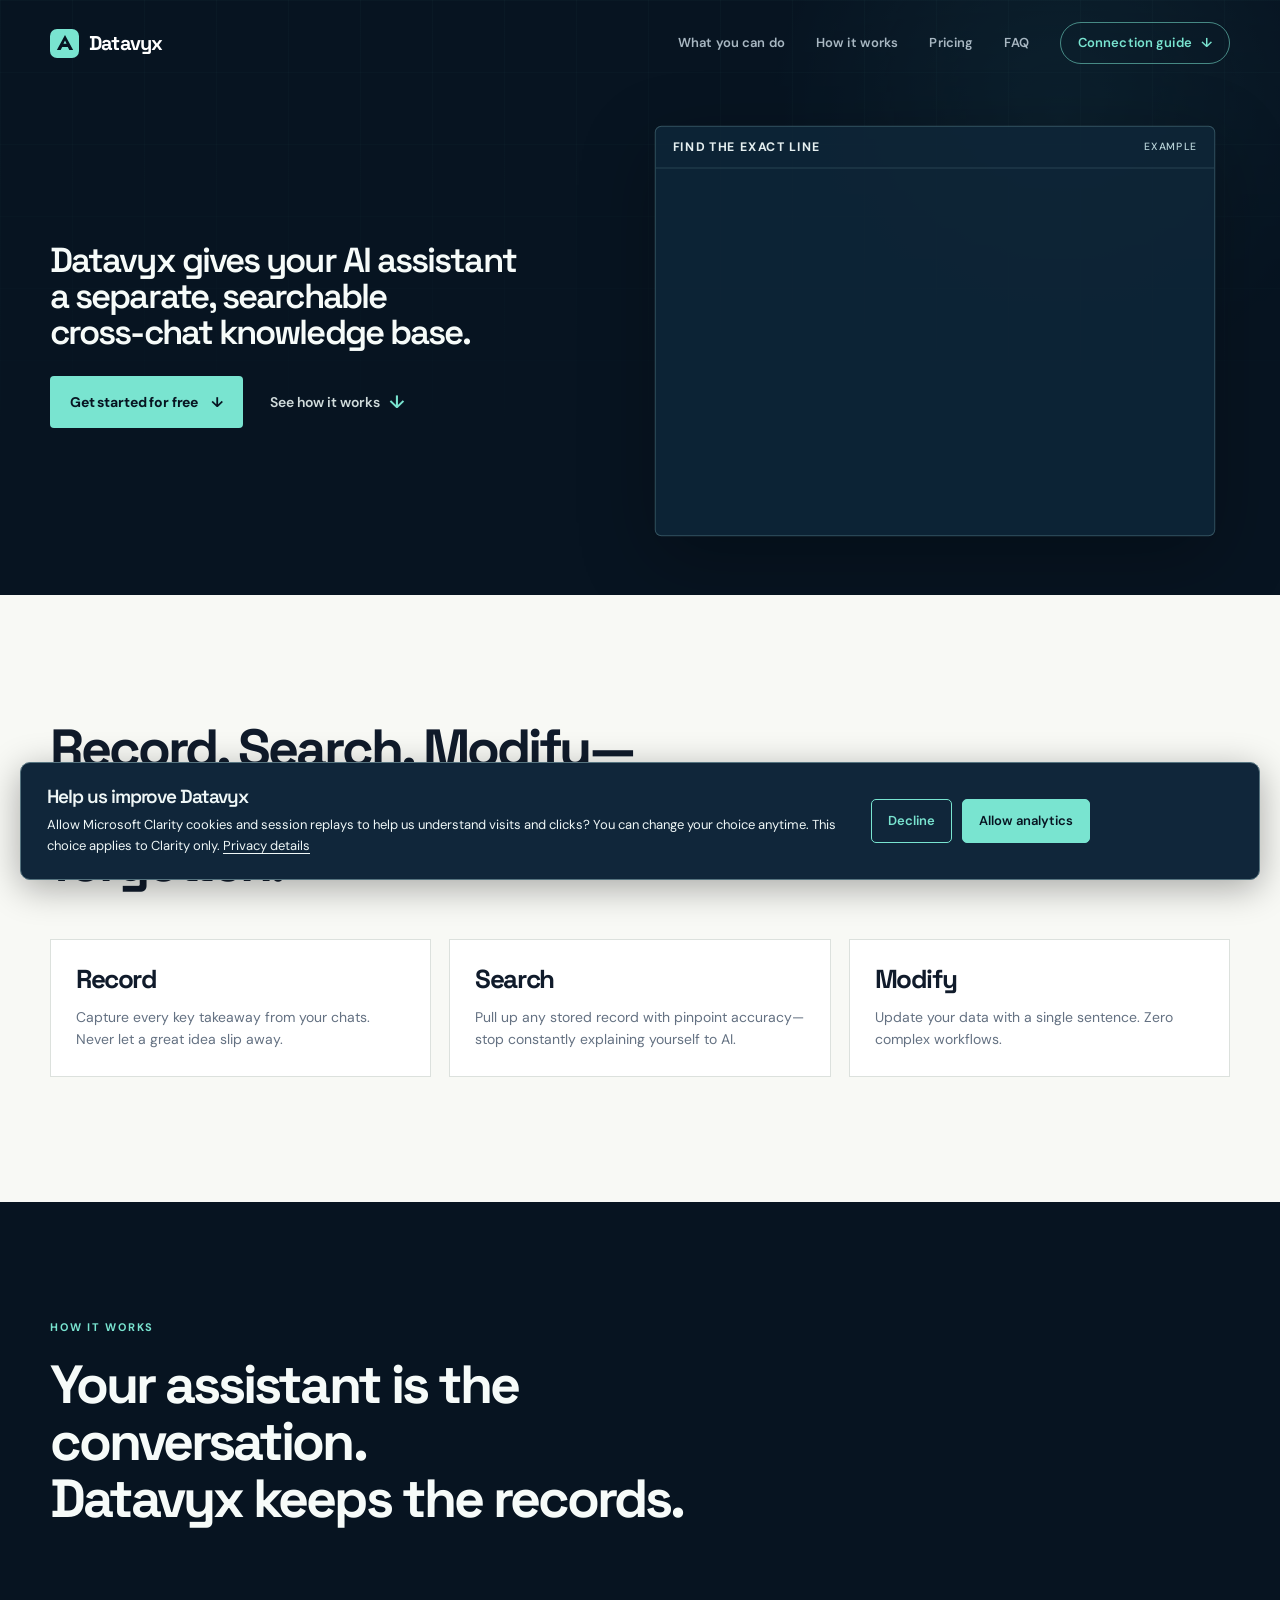
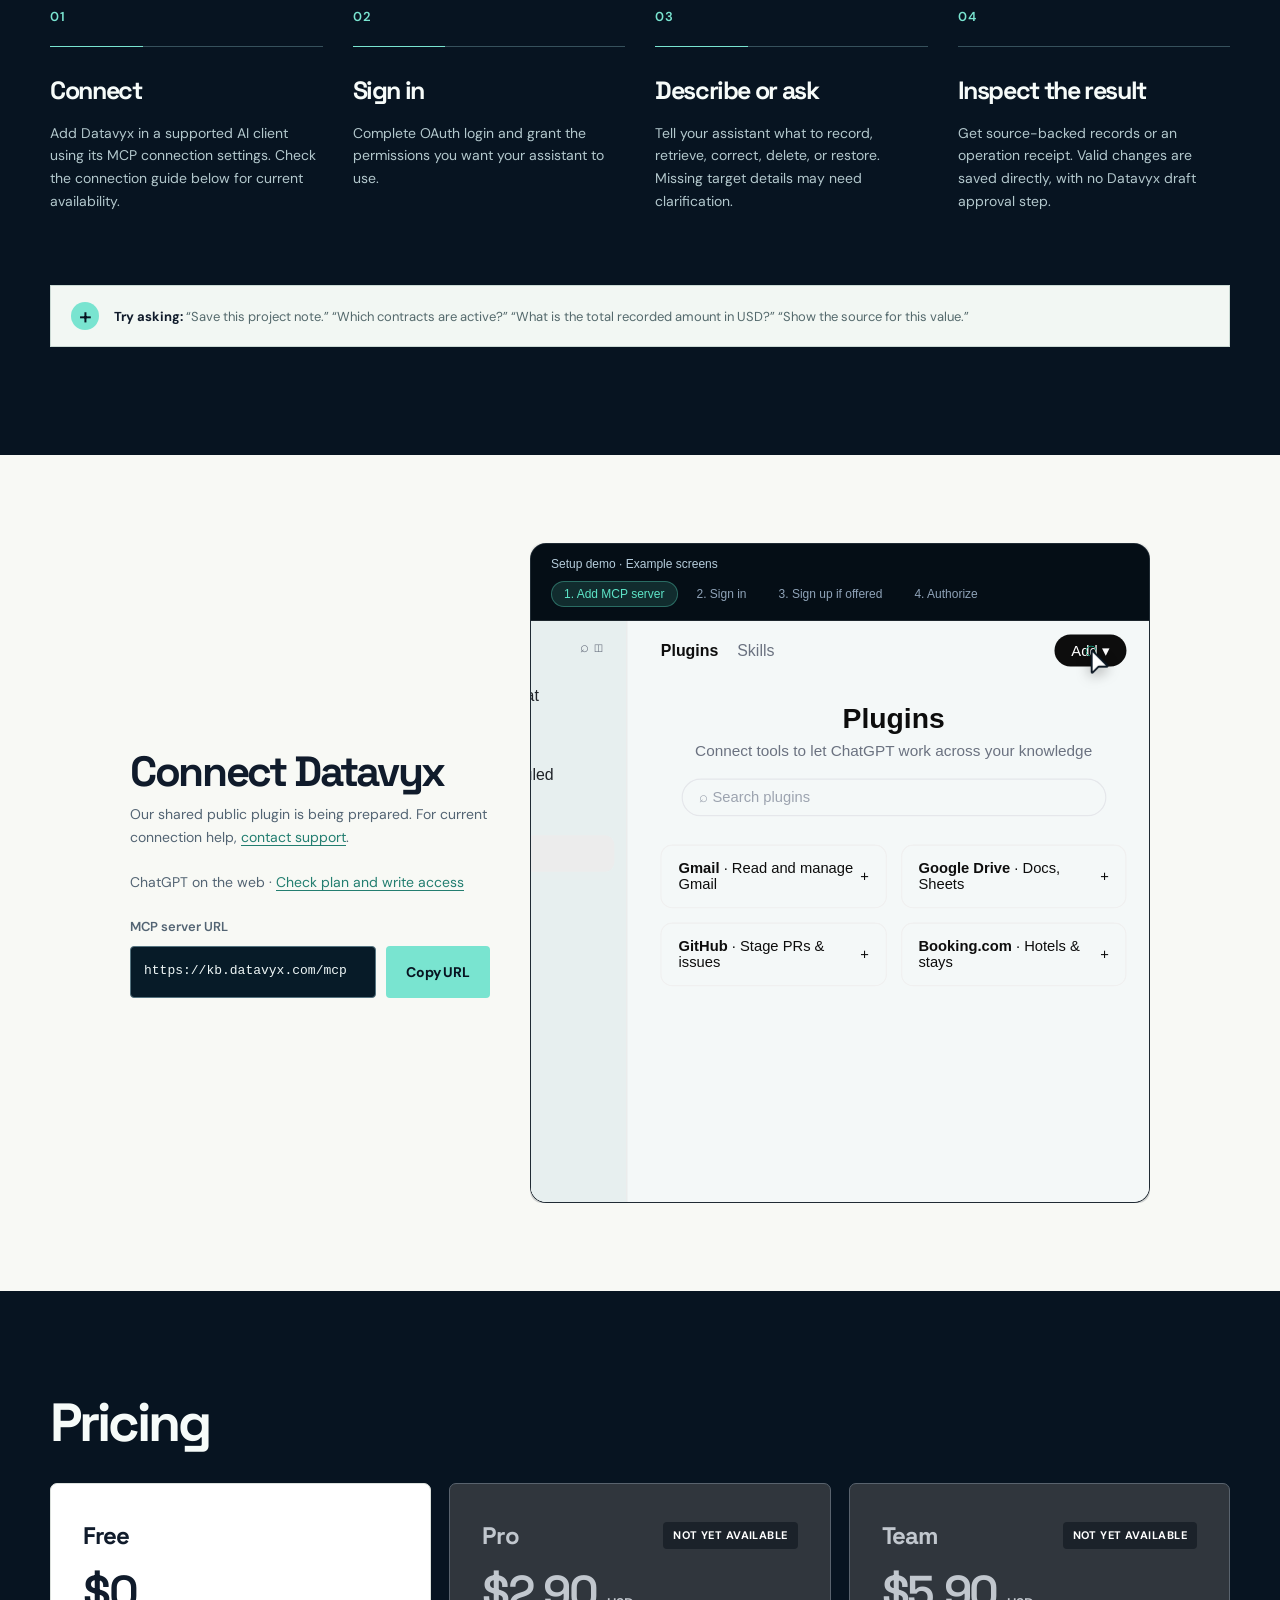
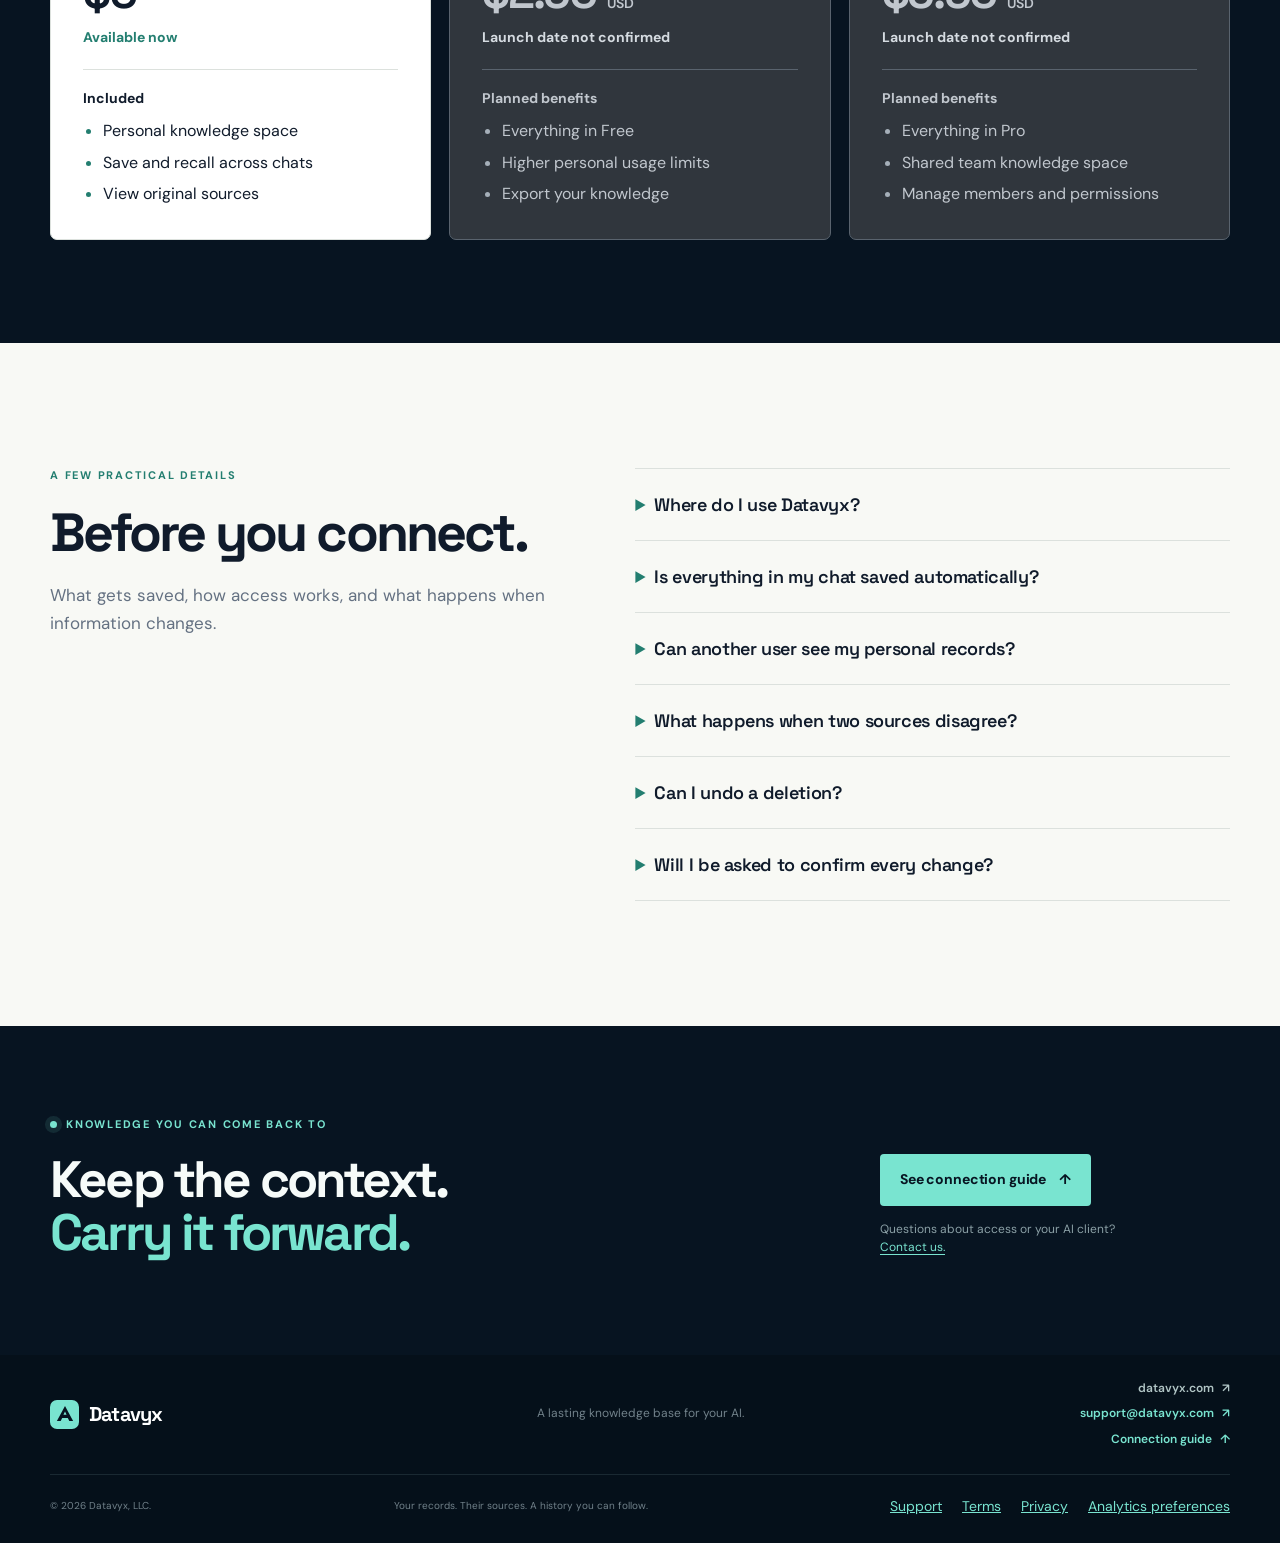
<file: index.html>
<!doctype html>
<html lang="en">
  <head>
    <meta charset="utf-8" />
    <script>
      (function (w, d, s, url) {
        if (w.oaiq) return;
        var queue = function () {
          queue.q.push(arguments);
        };
        queue.q = [];
        w.oaiq = queue;
        var script = d.createElement(s);
        script.async = true;
        script.src = url;
        var firstScript = d.getElementsByTagName(s)[0];
        firstScript.parentNode.insertBefore(script, firstScript);
      })(window, document, "script", "https://bzrcdn.openai.com/sdk/oaiq.min.js");

      window.oaiq("init", {
        pixelId: "75iYMkkN54ohXh6qRCz7gz",
        debug: ["localhost", "127.0.0.1", "[::1]"].includes(window.location.hostname),
      });
      window.oaiq("measure", "page_viewed", {
        type: "contents",
        contents: [{ id: "datavyx_home", content_type: "page" }],
      });
    </script>
    <meta name="viewport" content="width=device-width, initial-scale=1" />
    <meta name="description" content="Datavyx gives your AI assistant a lasting personal knowledge base. Save information, trace sources and changes, and query your records through MCP." />
    <meta name="theme-color" content="#071421" />
    <link rel="icon" href="data:image/svg+xml,%3Csvg xmlns='http://www.w3.org/2000/svg' viewBox='0 0 32 32'%3E%3Crect width='32' height='32' rx='7' fill='%2379e4d0'/%3E%3Cpath d='M16 3 29 27h-6.1l-2.4-4.8H11.5L9.1 27H3L16 3Zm0 9.1-2.5 5.2h5L16 12.1Z' fill='%23071421'/%3E%3C/svg%3E" />
    <link rel="canonical" href="https://www.datavyx.com/" />
    <meta property="og:title" content="Datavyx | A lasting knowledge base for your AI" />
    <meta property="og:description" content="Keep your knowledge beyond a single conversation. Record, find, correct, and restore information with sources and history." />
    <meta property="og:url" content="https://www.datavyx.com/" />
    <title>Datavyx | A lasting knowledge base for your AI</title>
    <link rel="preconnect" href="https://fonts.googleapis.com" />
    <link rel="preconnect" href="https://fonts.gstatic.com" crossorigin />
    <link href="https://fonts.googleapis.com/css2?family=DM+Sans:wght@400;500;600;700&family=Space+Grotesk:wght@500;600;700&display=swap" rel="stylesheet" />
    <link rel="stylesheet" href="styles.css" />
    <script src="script.js" defer></script>
    <script src="analytics.js" defer></script>
  </head>
  <body>
    <a class="skip-link" href="#main-content">Skip to content</a>
    <header class="site-header">
      <div class="container header-inner">
        <a class="brand" href="#top" aria-label="Datavyx home"><span class="brand-mark" aria-hidden="true"><svg viewBox="0 0 32 32"><path d="M16 3 29 27h-6.1l-2.4-4.8H11.5L9.1 27H3L16 3Zm0 9.1-2.5 5.2h5L16 12.1Z" /></svg></span><span>Datavyx</span></a>
        <button class="menu-toggle" type="button" aria-expanded="false" aria-controls="site-nav"><span class="sr-only">Toggle navigation</span><span></span><span></span></button>
        <nav id="site-nav" class="site-nav" aria-label="Primary navigation">
          <a href="#capabilities">What you can do</a><a href="#how-it-works">How it works</a><a href="#pricing">Pricing</a><a href="#questions">FAQ</a><a class="nav-cta" href="#connect">Connection guide <span aria-hidden="true">↓</span></a>
        </nav>
      </div>
    </header>
    <main id="main-content">
      <section id="top" class="hero section-dark">
        <div class="hero-grid" aria-hidden="true"></div>
        <div class="container hero-layout">
          <div class="hero-copy">
            <h1>
              <span>Datavyx gives your AI assistant</span>
              <span>a separate, searchable</span>
              <span>cross-chat knowledge base.</span>
            </h1>
            <div class="hero-actions"><a class="button button-primary" href="#connect">Get started for free <span aria-hidden="true">↓</span></a><a class="text-link" href="#how-it-works">See how it works <span aria-hidden="true">↓</span></a></div>
          </div>
          <figure class="workflow-window hero-demo" aria-labelledby="hero-demo-title">
            <figcaption class="window-bar"><span id="hero-demo-title">Find the Exact Line</span><span class="example-label">Example</span></figcaption>
            <iframe src="hero-source-demo.html" title="Datavyx demo: Find the exact pricing note in a new chat" sandbox="allow-scripts"></iframe>
          </figure>
        </div>
      </section>

      <section id="capabilities" class="section section-light">
        <div class="container">
          <div class="section-heading"><h2>Record. Search. Modify—your knowledge, never forgotten.</h2></div>
          <div class="pain-grid">
            <article class="pain-card">
              <h3>Record</h3>
              <p>Capture every key takeaway from your chats. Never let a great idea slip away.</p>
            </article>
            <article class="pain-card">
              <h3>Search</h3>
              <p>Pull up any stored record with pinpoint accuracy—stop constantly explaining yourself to AI.</p>
            </article>
            <article class="pain-card">
              <h3>Modify</h3>
              <p>Update your data with a single sentence. Zero complex workflows.</p>
            </article>
          </div>
        </div>
      </section>

      <section id="how-it-works" class="section section-dark process-section">
        <div class="container">
          <div class="section-heading"><p class="eyebrow eyebrow-dark">How it works</p><h2>Your assistant is the conversation.<br />Datavyx keeps the records.</h2></div>
          <div class="process-grid">
            <article class="process-step"><span class="step-no">01</span><div class="step-line"></div><h3>Connect</h3><p>Add Datavyx in a supported AI client using its MCP connection settings. Check the connection guide below for current availability.</p></article>
            <article class="process-step"><span class="step-no">02</span><div class="step-line"></div><h3>Sign in</h3><p>Complete OAuth login and grant the permissions you want your assistant to use.</p></article>
            <article class="process-step"><span class="step-no">03</span><div class="step-line"></div><h3>Describe or ask</h3><p>Tell your assistant what to record, retrieve, correct, delete, or restore. Missing target details may need clarification.</p></article>
            <article class="process-step"><span class="step-no">04</span><div class="step-line"></div><h3>Inspect the result</h3><p>Get source-backed records or an operation receipt. Valid changes are saved directly, with no Datavyx draft approval step.</p></article>
          </div>
          <div class="fit-note"><span class="fit-note-mark" aria-hidden="true">+</span><p><strong>Try asking:</strong> “Save this project note.” “Which contracts are active?” “What is the total recorded amount in USD?” “Show the source for this value.”</p></div>
        </div>
      </section>

      <section id="connect" class="section section-light connect-section">
        <div class="container connect-layout">
          <div class="section-heading connection-copy">
            <h2>Connect Datavyx</h2>
            <p class="connection-requirements">Our shared public plugin is being prepared. For current connection help, <a href="support.html">contact support</a>.</p>
            <p class="connection-requirements">ChatGPT on the web · <a href="https://help.openai.com/en/articles/12584461-connecting-custom-mcp-servers-in-chatgpt">Check plan and write access</a></p>
            <label class="endpoint-label" for="mcp-url">MCP server URL</label>
            <div class="endpoint-control"><input id="mcp-url" type="url" value="https://kb.datavyx.com/mcp" readonly spellcheck="false" /><button id="copy-mcp" class="button button-primary" type="button" hidden>Copy URL</button></div>
            <p id="copy-status" class="copy-status" role="status" aria-live="polite">Select the address to copy it manually.</p>
          </div>
          <div class="setup-embed">
            <iframe class="setup-frame" src="connect-walkthrough.html" title="Four-step Datavyx connection demo" loading="lazy" sandbox="allow-scripts"></iframe>
          </div>
        </div>
      </section>

      <section id="pricing" class="section section-dark pricing-section" aria-labelledby="pricing-title">
        <div class="container">
          <div class="section-heading">
            <h2 id="pricing-title">Pricing</h2>
          </div>
          <div class="pricing-grid">
            <article class="pricing-card">
              <h3>Free</h3>
              <p class="plan-price">$0</p>
              <p class="plan-status plan-status-available">Available now</p>
              <p class="plan-benefits-label">Included</p>
              <ul>
                <li>Personal knowledge space</li>
                <li>Save and recall across chats</li>
                <li>View original sources</li>
              </ul>
            </article>
            <article class="pricing-card pricing-card-unavailable">
              <div class="plan-heading"><h3>Pro</h3><span class="plan-badge">NOT YET AVAILABLE</span></div>
              <p class="plan-price">$2.90 <span>USD</span></p>
              <p class="plan-status plan-status-pending">Launch date not confirmed</p>
              <p class="plan-benefits-label">Planned benefits</p>
              <ul>
                <li>Everything in Free</li>
                <li>Higher personal usage limits</li>
                <li>Export your knowledge</li>
              </ul>
            </article>
            <article class="pricing-card pricing-card-unavailable">
              <div class="plan-heading"><h3>Team</h3><span class="plan-badge">NOT YET AVAILABLE</span></div>
              <p class="plan-price">$5.90 <span>USD</span></p>
              <p class="plan-status plan-status-pending">Launch date not confirmed</p>
              <p class="plan-benefits-label">Planned benefits</p>
              <ul>
                <li>Everything in Pro</li>
                <li>Shared team knowledge space</li>
                <li>Manage members and permissions</li>
              </ul>
            </article>
          </div>
        </div>
      </section>

      <section id="questions" class="section section-light">
        <div class="container faq-layout">
          <div class="section-heading"><p class="eyebrow eyebrow-dark">A few practical details</p><h2>Before you connect.</h2><p>What gets saved, how access works, and what happens when information changes.</p></div>
          <div class="faq-list">
            <details><summary>Where do I use Datavyx?</summary><p>ChatGPT on the web is verified with the production server. See the <a href="#connect">connection guide</a> for plan and workspace requirements. Other clients need remote MCP and OAuth support.</p></details>
            <details><summary>Is everything in my chat saved automatically?</summary><p>No. Your assistant sends the specific information and sources needed for a tool request. Datavyx does not receive your complete chat history automatically. Ask your assistant to save what you want to keep.</p></details>
            <details><summary>Can another user see my personal records?</summary><p>Connecting to the same server does not grant access to your personal workspace. Every operation checks the authenticated identity, granted permissions, and current workspace membership.</p></details>
            <details><summary>What happens when two sources disagree?</summary><p>Independent conflicting statements retain their sources. Datavyx does not choose a winner just because one arrived later. Relevant exact calculations exclude conflicting values; an explicit correction preserves the previous value and its history.</p></details>
            <details><summary>Can I undo a deletion?</summary><p>Ordinary deletion is recoverable. Deleted information is excluded from normal reads and can be restored with the required permissions. Permanent erasure is not currently offered.</p></details>
            <details><summary>Will I be asked to confirm every change?</summary><p>Datavyx directly executes valid, authorized requests and returns a receipt. Your AI client may still show its own tool permission prompts. When a target is ambiguous or required information is missing, your assistant needs to clarify it first.</p></details>
          </div>
        </div>
      </section>

      <section class="cta-section section-dark"><div class="container cta-layout"><div><p class="eyebrow"><span class="eyebrow-dot"></span> Knowledge you can come back to</p><h2>Keep the context.<br /><em>Carry it forward.</em></h2></div><div class="cta-action"><a class="button button-primary" href="#connect">See connection guide <span aria-hidden="true">↑</span></a><p>Questions about access or your AI client? <a href="mailto:support@datavyx.com">Contact us.</a></p></div></div></section>
    </main>

    <footer class="site-footer">
      <div class="container footer-main">
        <a class="brand brand-footer" href="#top" aria-label="Datavyx home"><span class="brand-mark" aria-hidden="true"><svg viewBox="0 0 32 32"><path d="M16 3 29 27h-6.1l-2.4-4.8H11.5L9.1 27H3L16 3Zm0 9.1-2.5 5.2h5L16 12.1Z" /></svg></span><span>Datavyx</span></a>
        <p>A lasting knowledge base for your AI.</p>
        <div class="footer-contact"><a class="footer-domain" href="https://www.datavyx.com/">datavyx.com <span aria-hidden="true">↗</span></a><a class="footer-email" href="mailto:support@datavyx.com">support@datavyx.com <span aria-hidden="true">↗</span></a><a class="footer-email" href="#connect">Connection guide <span aria-hidden="true">↑</span></a></div>
      </div>
      <div class="container footer-bottom"><span>© <span id="current-year">2026</span> Datavyx, LLC.</span><span>Your records. Their sources. A history you can follow.</span><nav id="privacy-notice" class="footer-links" aria-label="Footer links"><a class="privacy-link" href="support.html">Support</a><a class="privacy-link" href="terms.html">Terms</a><a id="personal-space" class="privacy-link" href="privacy.html">Privacy</a><button id="analytics-preferences" class="privacy-link" type="button" hidden>Analytics preferences</button></nav></div>
    </footer>
    <section id="analytics-banner" class="analytics-banner" aria-labelledby="analytics-title" hidden>
      <div>
        <h2 id="analytics-title">Help us improve Datavyx</h2>
        <p>Allow Microsoft Clarity cookies and session replays to help us understand visits and clicks? You can change your choice anytime. This choice applies to Clarity only. <a href="privacy.html#website-analytics">Privacy details</a></p>
        <p id="analytics-status" role="status" aria-live="polite"></p>
      </div>
      <div class="analytics-actions"><button id="analytics-decline" type="button">Decline</button><button id="analytics-allow" type="button">Allow analytics</button></div>
    </section>
  </body>
</html>
</file>
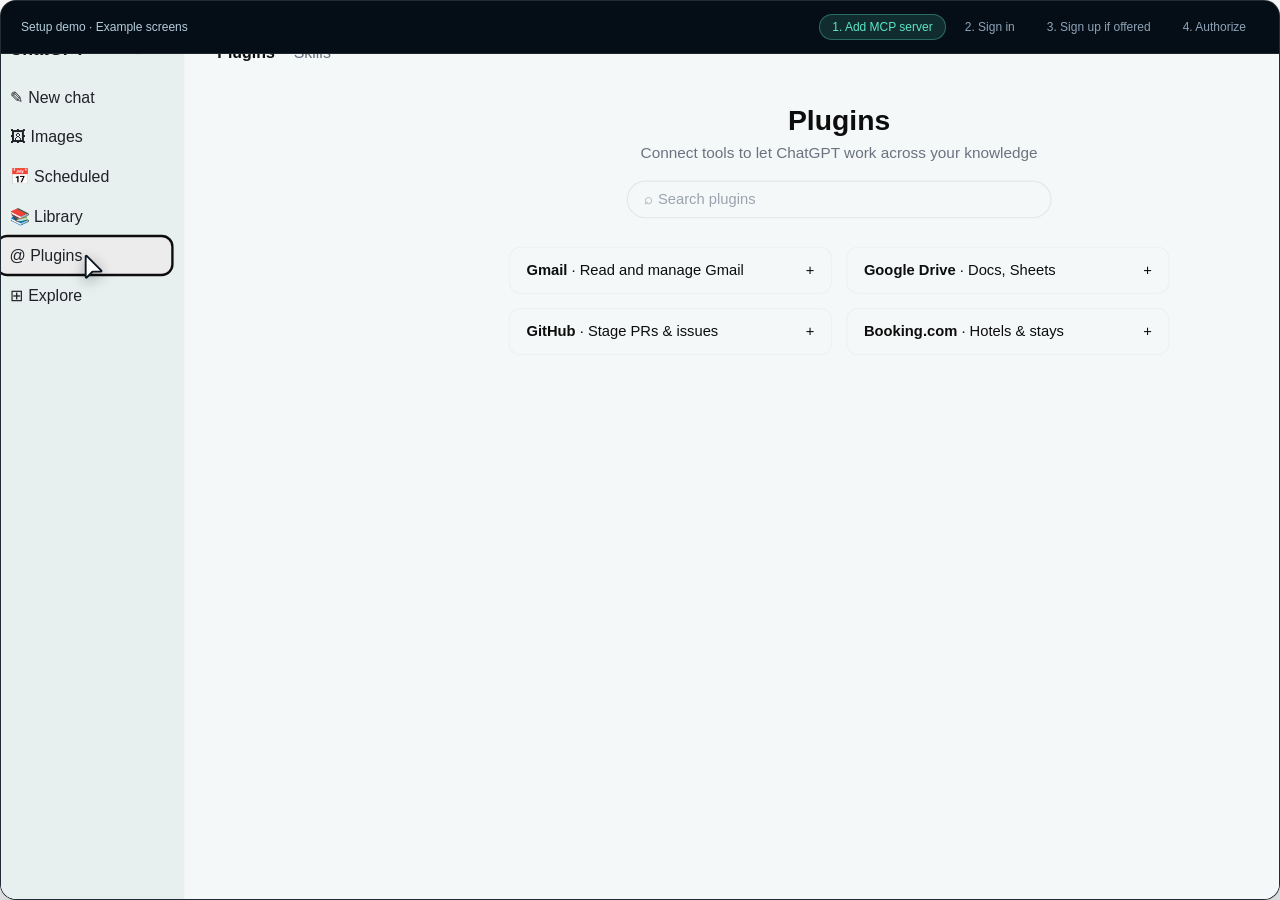
<file: connect-walkthrough.html>
<!DOCTYPE html>
<html lang="en">
<head>
  <meta charset="UTF-8" />
  <meta name="viewport" content="width=device-width, initial-scale=1.0" />
  <title>Datavyx Interactive Setup & OAuth Walkthrough</title>
  <style>
    * { box-sizing: border-box; }
    body { margin: 0; }

    .dvx-full-demo {
      --bg-frame: #07131d;
      --mint: #5de4c7;
      --border-frame: rgba(255, 255, 255, 0.1);
      --font-sans: -apple-system, BlinkMacSystemFont, "Segoe UI", Roboto, Inter, sans-serif;
      --font-mono: ui-monospace, SFMono-Regular, Menlo, Monaco, Consolas, monospace;

      font-family: var(--font-sans);
      display: flex;
      flex-direction: column;
      height: 100dvh;
      background: var(--bg-frame);
      border: 1px solid var(--border-frame);
      border-radius: 16px;
      box-shadow: 0 28px 70px rgba(4, 12, 20, 0.34);
      overflow: hidden;
      user-select: none;
    }

    /* Top Minimal Header */
    .dvx-fd-header {
      display: flex;
      align-items: center;
      justify-content: space-between;
      flex-wrap: wrap;
      gap: 10px;
      padding: 13px 20px;
      background: #050e16;
      border-bottom: 1px solid var(--border-frame);
    }

    .dvx-fd-label { color: #b5ccdb; font-size: 12px; }

    .dvx-fd-steps {
      display: flex;
      gap: 6px;
      flex-wrap: wrap;
      margin: 0;
      padding: 0;
      list-style: none;
    }

    .dvx-fd-step {
      border: 1px solid transparent;
      color: #8fa3b8;
      font-size: 12px;
      font-weight: 500;
      padding: 5px 12px;
      border-radius: 999px;
      text-align: center;
    }

    .dvx-fd-step[aria-current="step"] {
      color: var(--mint);
      background: rgba(93, 228, 199, 0.14);
      border-color: rgba(93, 228, 199, 0.35);
    }

    /* Main Viewport */
    .dvx-fd-viewport {
      position: relative;
      flex: 1;
      min-height: 0;
      overflow: hidden;
      background: #ffffff;
    }

    .dvx-fd-canvas {
      width: 100%;
      height: 100%;
      transform-origin: center center;
      transition: transform 0.65s cubic-bezier(0.22, 1, 0.36, 1);
      position: relative;
    }

    /* Simulated Cursor & Click Ripple */
    .dvx-cursor {
      position: absolute;
      width: 24px;
      height: 24px;
      z-index: 80;
      pointer-events: none;
      margin-left: -5px;
      margin-top: -3px;
      transition: left 0.6s cubic-bezier(0.22, 1, 0.36, 1), top 0.6s cubic-bezier(0.22, 1, 0.36, 1);
      filter: drop-shadow(0 3px 6px rgba(0, 0, 0, 0.35));
    }

    .dvx-ring {
      position: absolute;
      width: 30px;
      height: 30px;
      border-radius: 50%;
      border: 2.5px solid #10a37f;
      transform: translate(-50%, -50%) scale(0.3);
      opacity: 0;
      pointer-events: none;
      z-index: 79;
    }

    .dvx-ring.animate {
      animation: dvxClickPulse 0.55s ease-out forwards;
    }

    @keyframes dvxClickPulse {
      0% { opacity: 0.95; transform: translate(-50%, -50%) scale(0.3); }
      100% { opacity: 0; transform: translate(-50%, -50%) scale(1.7); }
    }

    .dvx-screen {
      position: absolute;
      inset: 0;
      opacity: 0;
      pointer-events: none;
      transition: opacity 0.3s ease;
    }

    .dvx-screen.active {
      opacity: 1;
      pointer-events: auto;
    }

    /* ==========================================
       Screen A: Native ChatGPT Web Plugins UI
       ========================================== */
    .gpt-shell {
      display: flex;
      height: 100%;
      background: #ffffff;
      color: #0d0d0d;
    }

    .gpt-side {
      width: 210px;
      background: #f9f9f9;
      border-right: 1px solid #ececec;
      padding: 14px 10px;
      display: flex;
      flex-direction: column;
      gap: 2px;
      font-size: 13.5px;
    }

    .gpt-side-top {
      display: flex;
      align-items: center;
      justify-content: space-between;
      padding: 4px 10px 14px;
    }

    .gpt-logo-text {
      font-weight: 600;
      font-size: 15px;
    }

    .gpt-item {
      padding: 8px 10px;
      border-radius: 8px;
      color: #1f2328;
      display: flex;
      align-items: center;
      gap: 10px;
      transition: all 0.2s ease;
    }

    .gpt-item.active {
      background: #ececec;
      font-weight: 500;
    }

    .gpt-item.highlight-ring {
      box-shadow: 0 0 0 2px #0d0d0d;
    }

    .gpt-body {
      flex: 1;
      padding: 16px 28px;
      position: relative;
      display: flex;
      flex-direction: column;
    }

    .gpt-head {
      display: flex;
      justify-content: space-between;
      align-items: center;
      margin-bottom: 18px;
    }

    .gpt-head-tabs {
      display: flex;
      gap: 16px;
      font-size: 13.5px;
      color: #6b7280;
    }

    .gpt-head-tabs span.on {
      color: #0d0d0d;
      font-weight: 600;
    }

    .gpt-add-wrap {
      position: relative;
    }

    .gpt-add-btn {
      background: #0d0d0d;
      color: #fff;
      border: none;
      border-radius: 999px;
      padding: 6px 14px;
      font-size: 12.5px;
      font-weight: 500;
      display: inline-flex;
      align-items: center;
      gap: 5px;
    }

    .gpt-menu {
      position: absolute;
      right: 0;
      top: 34px;
      width: 186px;
      background: #fff;
      border: 1px solid #e5e7eb;
      border-radius: 10px;
      box-shadow: 0 10px 25px rgba(0, 0, 0, 0.12);
      padding: 5px;
      z-index: 20;
      opacity: 0;
      transform: translateY(-4px);
      transition: all 0.2s ease;
    }

    .gpt-menu.open {
      opacity: 1;
      transform: translateY(0);
    }

    .gpt-menu-item {
      padding: 7px 10px;
      font-size: 12.5px;
      border-radius: 6px;
      color: #374151;
    }

    .gpt-menu-item.focus {
      background: #f3f4f6;
      color: #0d0d0d;
      font-weight: 600;
    }

    .gpt-hero {
      text-align: center;
      margin-top: 12px;
    }

    .gpt-hero h3 {
      font-size: 24px;
      margin: 0 0 6px;
      font-weight: 600;
    }

    .gpt-hero p {
      font-size: 13px;
      color: #6b7280;
      margin: 0 0 16px;
    }

    .gpt-search {
      max-width: 360px;
      margin: 0 auto 24px;
      padding: 8px 14px;
      border: 1px solid #e5e7eb;
      border-radius: 999px;
      font-size: 12.5px;
      color: #9ca3af;
      text-align: left;
    }

    .gpt-cards {
      display: grid;
      grid-template-columns: repeat(2, 1fr);
      gap: 12px;
      max-width: 560px;
      margin: 0 auto;
      text-align: left;
    }

    .gpt-card {
      border: 1px solid #f0f0f0;
      border-radius: 10px;
      padding: 12px 14px;
      display: flex;
      justify-content: space-between;
      align-items: center;
      font-size: 12.5px;
    }

    /* Modal Overlay */
    .gpt-mask {
      position: absolute;
      inset: 0;
      background: rgba(0, 0, 0, 0.34);
      display: flex;
      align-items: center;
      justify-content: center;
      z-index: 30;
      opacity: 0;
      pointer-events: none;
      transition: opacity 0.25s ease;
    }

    .gpt-mask.open {
      opacity: 1;
      pointer-events: auto;
    }

    /* Modal 1: Add custom MCP server */
    .gpt-dialog {
      width: 440px;
      background: #ffffff;
      border-radius: 16px;
      padding: 18px 22px;
      box-shadow: 0 22px 50px rgba(0, 0, 0, 0.24);
      color: #0d0d0d;
      display: none;
    }

    .gpt-dialog.show {
      display: block;
    }

    .gpt-dlg-title {
      font-size: 15.5px;
      font-weight: 600;
      margin-bottom: 12px;
      display: flex;
      justify-content: space-between;
    }

    .gpt-icon-row {
      display: flex;
      align-items: center;
      gap: 10px;
      margin-bottom: 10px;
    }

    .gpt-icon-box {
      width: 34px;
      height: 34px;
      border: 1px solid #d1d5db;
      border-radius: 8px;
      display: flex;
      align-items: center;
      justify-content: center;
      font-size: 16px;
      color: #374151;
    }

    .gpt-field {
      margin-bottom: 9px;
    }

    .gpt-label {
      display: flex;
      justify-content: space-between;
      align-items: center;
      font-size: 11.5px;
      font-weight: 500;
      margin-bottom: 4px;
    }

    .gpt-seg {
      display: inline-flex;
      background: #f3f4f6;
      border-radius: 6px;
      padding: 2px;
      font-size: 10px;
    }

    .gpt-seg span {
      padding: 2px 7px;
      border-radius: 4px;
      color: #6b7280;
    }

    .gpt-seg span.on {
      background: #fff;
      color: #111827;
      font-weight: 500;
    }

    .gpt-input {
      border: 1px solid #d1d5db;
      border-radius: 7px;
      padding: 6px 10px;
      font-size: 12px;
      min-height: 16px;
      color: #111827;
      display: flex;
      align-items: center;
    }

    .gpt-input.ph {
      color: #9ca3af;
    }

    .gpt-input.mono {
      font-family: var(--font-mono);
      font-size: 11.5px;
    }

    .gpt-input.focus {
      border-color: #111827;
      box-shadow: 0 0 0 2px rgba(17, 24, 39, 0.1);
    }

    .gpt-adv {
      border: 1px solid #e5e7eb;
      background: #f9fafb;
      border-radius: 8px;
      padding: 7px 10px;
      margin-bottom: 8px;
      display: flex;
      justify-content: space-between;
      align-items: center;
      color: #9ca3af;
      font-size: 10.5px;
    }

    .gpt-warn {
      border: 1px solid #e7d3c8;
      background: #fdf8f6;
      border-radius: 8px;
      padding: 6px 10px;
      font-size: 11px;
      color: #374151;
      display: flex;
      align-items: center;
      gap: 7px;
      margin-bottom: 8px;
    }

    .gpt-consent {
      border: 1px solid #e5e7eb;
      border-radius: 8px;
      padding: 8px 10px;
      display: flex;
      align-items: flex-start;
      gap: 9px;
      margin-bottom: 12px;
      transition: all 0.2s ease;
    }

    .gpt-consent.checked {
      border-color: #111827;
      background: #fafafa;
    }

    .gpt-chk {
      width: 14px;
      height: 14px;
      margin-top: 2px;
      border: 1.5px solid #9ca3af;
      border-radius: 3.5px;
      display: inline-flex;
      align-items: center;
      justify-content: center;
      font-size: 10px;
      color: #fff;
      flex-shrink: 0;
    }

    .gpt-chk.checked {
      background: #111827;
      border-color: #111827;
    }

    .gpt-dlg-foot {
      display: flex;
      justify-content: space-between;
      align-items: center;
    }

    .gpt-btn-gray {
      background: #9ca3af;
      border: none;
      color: #fff;
      border-radius: 999px;
      padding: 6px 14px;
      font-size: 11.5px;
      font-weight: 500;
      transition: all 0.2s ease;
    }

    .gpt-btn-gray.ready {
      background: #0d0d0d;
    }

    /* Modal 2: Sign in with your datavyx account */
    .gpt-login-card {
      width: 310px;
      background: #ffffff;
      border-radius: 18px;
      padding: 28px 24px 24px;
      box-shadow: 0 22px 50px rgba(0, 0, 0, 0.24);
      text-align: center;
      display: none;
    }

    .gpt-login-card.show {
      display: block;
    }

    .gpt-mcp-badge {
      width: 56px;
      height: 56px;
      border-radius: 14px;
      background: #f3f4f6;
      margin: 0 auto 14px;
      display: flex;
      align-items: center;
      justify-content: center;
      font-size: 24px;
      color: #4b5563;
    }

    .gpt-login-btn {
      margin-top: 18px;
      width: 100%;
      background: #18181b;
      color: #fff;
      border: none;
      border-radius: 999px;
      padding: 10px 16px;
      font-size: 12.5px;
      font-weight: 500;
      display: inline-flex;
      align-items: center;
      justify-content: center;
      gap: 6px;
    }

    /* ==========================================
       Screen B: Auth0 Sign-up & Consent Flow
       ========================================== */
    .auth0-screen {
      height: 100%;
      background: #0b1622;
      display: flex;
      align-items: center;
      justify-content: center;
      color: #1f2937;
    }

    .auth0-card {
      width: 360px;
      background: #ffffff;
      border-radius: 8px;
      padding: 28px 30px;
      box-shadow: 0 20px 45px rgba(0, 0, 0, 0.35);
      text-align: center;
    }

    .auth0-logo {
      width: 44px;
      height: 44px;
      border-radius: 8px;
      background: #091d34;
      color: #38bdf8;
      font-weight: 800;
      font-size: 22px;
      display: flex;
      align-items: center;
      justify-content: center;
      margin: 0 auto 14px;
    }

    .auth0-title {
      font-size: 20px;
      font-weight: 600;
      margin: 0 0 6px;
      color: #111827;
    }

    .auth0-sub {
      font-size: 12px;
      color: #4b5563;
      margin: 0 0 18px;
      line-height: 1.45;
    }

    .auth0-input {
      width: 100%;
      box-sizing: border-box;
      border: 1px solid #d1d5db;
      border-radius: 5px;
      padding: 10px 12px;
      font-size: 13px;
      text-align: left;
      margin-bottom: 10px;
      color: #111827;
      min-height: 38px;
    }

    .auth0-input.ph {
      color: #9ca3af;
    }

    .auth0-input.focus {
      border-color: #2563eb;
      box-shadow: 0 0 0 2px rgba(37, 99, 235, 0.15);
    }

    .auth0-pw-rules {
      border: 1px solid #e5e7eb;
      border-radius: 6px;
      padding: 10px 12px;
      text-align: left;
      font-size: 11px;
      color: #4b5563;
      margin-bottom: 12px;
      display: none;
    }

    .auth0-pw-rules.show {
      display: block;
    }

    .auth0-rule-ok {
      color: #059669;
      font-weight: 500;
    }

    .auth0-submit {
      width: 100%;
      background: #091d34;
      color: #fff;
      border: none;
      border-radius: 5px;
      padding: 11px;
      font-size: 13.5px;
      font-weight: 500;
      margin-top: 4px;
    }

    .auth0-switch {
      margin-top: 14px;
      font-size: 12px;
      color: #4b5563;
    }

    .auth0-link {
      color: #2563eb;
      font-weight: 500;
    }

    /* Consent Scope List */
    .auth0-pair {
      display: flex;
      align-items: center;
      justify-content: center;
      gap: 14px;
      margin-bottom: 12px;
    }

    .auth0-gpt-icon {
      width: 44px;
      height: 44px;
      border-radius: 50%;
      border: 1px solid #e5e7eb;
      display: flex;
      align-items: center;
      justify-content: center;
      font-size: 20px;
    }

    .auth0-scopes {
      list-style: none;
      padding: 0;
      margin: 12px 0;
      text-align: left;
      font-size: 11.5px;
      color: #374151;
    }

    .auth0-scopes li {
      padding: 3px 0;
    }

    .auth0-scopes strong {
      color: #111827;
    }

    .auth0-warn-box {
      background: #fef9c3;
      color: #854d0e;
      font-size: 10.5px;
      padding: 7px 10px;
      border-radius: 4px;
      margin-bottom: 14px;
      text-align: left;
    }

    .auth0-actions {
      display: flex;
      gap: 10px;
    }

    .auth0-btn-decline {
      flex: 1;
      background: #fff;
      border: 1px solid #d1d5db;
      color: #374151;
      border-radius: 5px;
      padding: 9px;
      font-size: 13px;
    }

    .auth0-btn-accept {
      flex: 1;
      background: #091d34;
      border: none;
      color: #fff;
      border-radius: 5px;
      padding: 9px;
      font-size: 13px;
      font-weight: 500;
    }

    /* ==========================================
       Screen C: ChatGPT Settings Connected State
       ========================================== */
    .gpt-settings-shell {
      display: flex;
      height: 100%;
      background: #ffffff;
      color: #0d0d0d;
    }

    .gpt-set-side {
      width: 210px;
      background: #f9f9f9;
      border-right: 1px solid #ececec;
      padding: 16px 12px;
      font-size: 13px;
      color: #374151;
    }

    .gpt-set-item {
      padding: 8px 10px;
      border-radius: 8px;
      margin-bottom: 2px;
    }

    .gpt-set-item.on {
      background: #ececec;
      font-weight: 600;
      color: #0d0d0d;
    }

    .gpt-set-main {
      flex: 1;
      padding: 24px 36px;
    }

    .gpt-connected-row {
      margin-top: 18px;
      border: 1px solid #e5e7eb;
      border-radius: 12px;
      padding: 14px 18px;
      display: flex;
      justify-content: space-between;
      align-items: center;
      background: #fafafa;
    }

    .gpt-connected-badge {
      display: inline-flex;
      align-items: center;
      gap: 6px;
      background: #ecfdf5;
      color: #059669;
      border: 1px solid #a7f3d0;
      padding: 4px 10px;
      border-radius: 999px;
      font-size: 12px;
      font-weight: 600;
    }

    .gpt-shell, .gpt-settings-shell { background: #f4f8f8; }
    .gpt-side, .gpt-set-side { flex: 0 0 clamp(94px, 27vw, 168px); background: #e7efef; }
    .gpt-body, .gpt-set-main { min-width: 0; }
    .gpt-body { position: static; }
    .gpt-dialog, .gpt-login-card, .auth0-card { max-width: calc(100% - 24px); }
    .gpt-dialog, .auth0-card { max-height: calc(100% - 24px); overflow: auto; }
    .gpt-connected-row { flex-wrap: wrap; gap: 12px; }
    .dvx-full-demo:not(.is-playing) .dvx-cursor, .dvx-full-demo:not(.is-playing) .dvx-ring { visibility: hidden; }

    @media (max-width: 480px) {
      .dvx-fd-header { padding: 9px 12px; }
      .dvx-fd-steps { width: 100%; display: grid; grid-template-columns: repeat(2, minmax(0, 1fr)); }
      .dvx-fd-step { padding: 6px 4px; }
      .gpt-body, .gpt-set-main { padding: 12px; }
      .gpt-side { padding: 12px 6px; }
      .gpt-side-top { padding: 4px 0 10px; }
      .gpt-side-top > :last-child, .gpt-side .gpt-item:not(#elNavPlugins), .gpt-set-side { display: none; }
      .gpt-item { padding: 6px; }
      .gpt-head-tabs { gap: 6px; }
      .gpt-hero h3 { font-size: 20px; }
      .gpt-cards { grid-template-columns: 1fr; gap: 6px; }
      .gpt-card { padding: 6px; }
      .gpt-dialog, .gpt-login-card, .auth0-card { padding: 14px; }
    }

    @media (prefers-reduced-motion: reduce) {
      *, *::before, *::after { transition: none !important; animation: none !important; }
    }
  </style>
</head>
<body>

<div class="dvx-full-demo">
  <div class="dvx-fd-header">
    <span class="dvx-fd-label">Setup demo · Example screens</span>
    <ol class="dvx-fd-steps" aria-label="Connection demo steps">
      <li class="dvx-fd-step">1. Add MCP server</li>
      <li class="dvx-fd-step">2. Sign in</li>
      <li class="dvx-fd-step">3. Sign up if offered</li>
      <li class="dvx-fd-step" aria-current="step">4. Authorize</li>
    </ol>
  </div>

  <div class="dvx-fd-viewport">
    <div class="dvx-fd-canvas" id="fdCanvas" inert>
      <!-- Dynamic Cursor -->
      <svg class="dvx-cursor" id="fdCursor" viewBox="0 0 24 24" style="left: 50%; top: 50%;">
        <path fill="#ffffff" stroke="#0a1622" stroke-width="1.6" d="M5.5 3.21V20.8c0 .45.54.67.85.35l4.86-4.86a.5.5 0 0 1 .35-.15h6.87c.45 0 .67-.53.35-.85L6.35 2.86a.5.5 0 0 0-.85.35Z"/>
      </svg>
      <div class="dvx-ring" id="fdRing"></div>

      <!-- Screen A: ChatGPT Plugins Hub -->
      <div class="dvx-screen gpt-shell" data-screen="0">
        <div class="gpt-side">
          <div class="gpt-side-top">
            <span class="gpt-logo-text">ChatGPT</span>
            <span style="color:#6b7280;font-size:13px;">⌕ ◫</span>
          </div>
          <div class="gpt-item">✎ New chat</div>
          <div class="gpt-item">🖼 Images</div>
          <div class="gpt-item">📅 Scheduled</div>
          <div class="gpt-item">📚 Library</div>
          <div class="gpt-item active" id="elNavPlugins">@ Plugins</div>
          <div class="gpt-item">⊞ Explore</div>
        </div>

        <div class="gpt-body">
          <div class="gpt-head">
            <div class="gpt-head-tabs"><span class="on">Plugins</span><span>Skills</span></div>
            <div class="gpt-add-wrap">
              <button class="gpt-add-btn" id="elAddBtn">Add ▾</button>
              <div class="gpt-menu" id="elAddMenu">
                <div class="gpt-menu-item">Create plugin</div>
                <div class="gpt-menu-item">Upload plugin</div>
                <div class="gpt-menu-item focus" id="elCustomMcpItem">Add custom MCP server</div>
              </div>
            </div>
          </div>

          <div class="gpt-hero">
            <h3>Plugins</h3>
            <p>Connect tools to let ChatGPT work across your knowledge</p>
            <div class="gpt-search">⌕ Search plugins</div>
            <div class="gpt-cards">
              <div class="gpt-card"><span><strong>Gmail</strong> · Read and manage Gmail</span><span>+</span></div>
              <div class="gpt-card"><span><strong>Google Drive</strong> · Docs, Sheets</span><span>+</span></div>
              <div class="gpt-card"><span><strong>GitHub</strong> · Stage PRs & issues</span><span>+</span></div>
              <div class="gpt-card"><span><strong>Booking.com</strong> · Hotels & stays</span><span>+</span></div>
            </div>
          </div>

          <!-- Modal Overlay -->
          <div class="gpt-mask" id="elGptMask">
            <!-- 1. Add custom MCP server Form -->
            <div class="gpt-dialog" id="elMcpDialog">
              <div class="gpt-dlg-title"><span>Add custom MCP server</span><span style="color:#6b7280;font-weight:400;">✕</span></div>
              <div class="gpt-icon-row">
                <div class="gpt-icon-box">+</div>
                <div style="font-size:11px;">
                  <div style="font-weight:500;">Icon (optional)</div>
                  <div style="color:#6b7280;font-size:10px;">PNG only. Best results at 256×256 px or larger.</div>
                </div>
              </div>

              <div class="gpt-field">
                <div class="gpt-label"><span>Name</span></div>
                <div class="gpt-input ph" id="elInputName">Custom Tool</div>
              </div>

              <div class="gpt-field">
                <div class="gpt-label"><span>Description (optional)</span></div>
                <div class="gpt-input ph">Explain what it does in a few words</div>
              </div>

              <div class="gpt-field">
                <div class="gpt-label">
                  <span>Connection</span>
                  <div class="gpt-seg"><span class="on">Server URL</span><span>Tunnel</span></div>
                </div>
                <div class="gpt-input mono ph" id="elInputUrl">https://example.com/mcp</div>
              </div>

              <div class="gpt-field">
                <div class="gpt-label"><span>Authentication</span></div>
                <div class="gpt-input">OAuth</div>
              </div>

              <div class="gpt-adv">
                <span>Advanced OAuth settings</span><span>›</span>
              </div>

              <div class="gpt-warn">
                <span style="color:#9a3412;">⚠</span>
                <span>Custom MCP servers introduce risk. <u>Learn more</u></span>
              </div>

              <div class="gpt-consent" id="elConsentBox">
                <span class="gpt-chk" id="elChkConsent">✓</span>
                <div style="font-size:10.5px;line-height:1.35;">
                  <div style="font-weight:600;font-size:11.5px;margin-bottom:2px;">I understand and want to continue</div>
                  <span style="color:#6b7280;">Only connect to MCP servers you trust. An untrusted server may access or steal information.</span>
                </div>
              </div>

              <div class="gpt-dlg-foot">
                <span style="font-size:11.5px;text-decoration:underline;font-weight:500;">Read the guide</span>
                <div style="display:flex;gap:8px;">
                  <button style="background:#fff;border:1px solid #d1d5db;border-radius:999px;padding:6px 13px;font-size:11.5px;">Cancel</button>
                  <button class="gpt-btn-gray" id="elCreateBtn">Create as a plugin</button>
                </div>
              </div>
            </div>

            <!-- 2. Sign in with your datavyx account Card -->
            <div class="gpt-login-card" id="elLoginCard">
              <div class="gpt-mcp-badge">🔌</div>
              <div style="font-size:17px;font-weight:600;">datavyx</div>
              <div style="font-size:12px;color:#6b7280;margin-top:4px;">Learn more</div>
              <button class="gpt-login-btn" id="elOauthStartBtn">Sign in with your datavyx account ›</button>
            </div>
          </div>
        </div>
      </div>

      <!-- Screen B: Auth0 Sign-up & Consent Page -->
      <div class="dvx-screen auth0-screen" data-screen="1">
        <!-- B1: Login / Sign up Form -->
        <div class="auth0-card" id="elAuthFormCard">
          <div class="auth0-logo">D</div>
          <h3 class="auth0-title" id="elAuthHeading">Welcome</h3>
          <p class="auth0-sub" id="elAuthSub">Log in to Datavyx to continue to ChatGPT.</p>

          <div class="auth0-input ph" id="elAuthEmail">Email address*</div>
          <div class="auth0-input ph" id="elAuthPass">Password*</div>

          <div class="auth0-pw-rules" id="elPwRules">
            <div style="margin-bottom:4px;">Your password must contain:</div>
            <div class="auth0-rule-ok">✓ At least 8 characters</div>
            <div class="auth0-rule-ok">✓ Lower case letters (a-z) & numbers (0-9)</div>
          </div>

          <button class="auth0-submit" id="elAuthSubmitBtn">Continue</button>

          <div class="auth0-switch" id="elAuthSwitchRow">
            Don't have an account? <span class="auth0-link" id="elSwitchToSignup">Sign up</span>
          </div>
        </div>

        <!-- B2: Authorize App Permissions -->
        <div class="auth0-card" id="elAuthScopeCard" style="display:none;">
          <div class="auth0-pair">
            <div class="auth0-logo" style="margin:0;">D</div>
            <span style="color:#9ca3af;font-size:18px;">⇄</span>
            <div class="auth0-gpt-icon">⚙️</div>
          </div>
          <h3 class="auth0-title" style="font-size:18px;">Authorize App</h3>
          <p class="auth0-sub" style="margin-bottom:8px;">
            Hi alex@example.com,<br/>ChatGPT is requesting access to your Datavyx personal knowledge space.
          </p>
          <ul class="auth0-scopes">
            <li>• <strong>Read:</strong> knowledge:read</li>
            <li>• <strong>Record:</strong> knowledge:record</li>
            <li>• <strong>Update:</strong> knowledge:update</li>
            <li>• <strong>Delete:</strong> knowledge:delete</li>
            <li>• <strong>Restore:</strong> knowledge:restore</li>
            <li>• <strong>History:</strong> knowledge:history</li>
            <li>• <strong>Bulk:</strong> knowledge:bulk</li>
          </ul>
          <div class="auth0-warn-box">External app: You will be redirected to chatgpt.com after authorization</div>
          <div class="auth0-actions">
            <button class="auth0-btn-decline">Decline</button>
            <button class="auth0-btn-accept" id="elAcceptBtn">Accept</button>
          </div>
        </div>
      </div>

      <!-- Screen C: ChatGPT Settings Connected State -->
      <div class="dvx-screen gpt-settings-shell active" data-screen="2">
        <div class="gpt-set-side">
          <div style="padding:6px 10px 14px;color:#6b7280;font-size:12px;">← Back to chat</div>
          <div class="gpt-set-item">General</div>
          <div class="gpt-set-item">Notifications</div>
          <div class="gpt-set-item">Personalization</div>
          <div class="gpt-set-item on">Plugins</div>
          <div class="gpt-set-item">Data controls</div>
        </div>
        <div class="gpt-set-main">
          <div style="display:flex;justify-content:space-between;align-items:center;">
            <div>
              <h3 style="margin:0 0 4px;font-size:18px;">Plugins</h3>
              <p style="margin:0;font-size:12.5px;color:#6b7280;">Manage plugins, connected accounts, and permissions</p>
            </div>
            <span style="border:1px solid #d1d5db;border-radius:999px;padding:5px 12px;font-size:12px;">Browse directory</span>
          </div>

          <div class="gpt-connected-row" id="elConnectedRow">
            <div style="display:flex;align-items:center;gap:12px;">
              <div style="width:36px;height:36px;border-radius:9px;background:#091d34;color:#5de4c7;display:flex;align-items:center;justify-content:center;font-weight:700;">D</div>
              <div>
                <div style="font-weight:600;font-size:14px;">datavyx</div>
                <div style="font-size:12px;color:#6b7280;">https://kb.datavyx.com/mcp</div>
              </div>
            </div>
            <div style="display:flex;align-items:center;gap:12px;">
              <span class="gpt-connected-badge">● Connected</span>
              <span style="color:#6b7280;">›</span>
            </div>
          </div>
        </div>
      </div>
    </div>
  </div>

</div>

<script>
  (function () {
    const STEP_DURATIONS = [9000, 5000, 8600, 7600];
    const motion = matchMedia("(prefers-reduced-motion: reduce)");
    let timers = [];

    const demo = document.querySelector(".dvx-full-demo");
    const canvas = document.getElementById("fdCanvas");
    const cursor = document.getElementById("fdCursor");
    const ring = document.getElementById("fdRing");
    const steps = document.querySelectorAll(".dvx-fd-step");
    const screens = document.querySelectorAll(".dvx-screen");

    function clearAll() {
      timers.forEach((id) => clearTimeout(id));
      timers = [];
    }

    function getPos(el, rx = 0.5, ry = 0.5) {
      const prev = canvas.style.transform;
      canvas.style.transition = "none";
      canvas.style.transform = "scale(1)";
      const cRect = canvas.getBoundingClientRect();
      const eRect = el.getBoundingClientRect();
      canvas.style.transform = prev;
      void canvas.offsetWidth;
      canvas.style.transition = "transform 0.65s cubic-bezier(0.22, 1, 0.36, 1)";
      return {
        x: eRect.left - cRect.left + eRect.width * rx,
        y: eRect.top - cRect.top + eRect.height * ry
      };
    }

    function moveAndClick(el, clickDelay, rx = 0.5, ry = 0.5) {
      const p = getPos(el, rx, ry);
      cursor.style.left = p.x + "px";
      cursor.style.top = p.y + "px";
      if (clickDelay !== undefined) {
        timers.push(
          setTimeout(() => {
            ring.style.left = p.x + "px";
            ring.style.top = p.y + "px";
            ring.classList.remove("animate");
            void ring.offsetWidth;
            ring.classList.add("animate");
          }, clickDelay)
        );
      }
    }

    function zoomTo(scale, el) {
      if (!el || scale === 1 || canvas.clientWidth < 520) {
        canvas.style.transformOrigin = "50% 50%";
        canvas.style.transform = "scale(1)";
        return;
      }
      const p = getPos(el, 0.5, 0.5);
      canvas.style.transformOrigin = `${p.x}px ${p.y}px`;
      canvas.style.transform = `scale(${scale})`;
    }

    function typeText(el, str, speed, done) {
      el.textContent = "";
      el.classList.remove("ph");
      el.classList.add("focus");
      let i = 0;
      function next() {
        if (i < str.length) {
          el.textContent += str.charAt(i++);
          timers.push(setTimeout(next, speed));
        } else {
          el.classList.remove("focus");
          if (done) done();
        }
      }
      next();
    }

    function showScreen(idx) {
      screens.forEach((sc, i) => sc.classList.toggle("active", i === idx));
    }

    function markStep(s) {
      steps.forEach((label, index) => {
        if (index === s) label.setAttribute("aria-current", "step");
        else label.removeAttribute("aria-current");
      });
    }

    function runStep(s) {
      clearAll();
      ring.classList.remove("animate");
      zoomTo(1);
      markStep(s);
      timers.push(setTimeout(() => runStep((s + 1) % STEP_DURATIONS.length), STEP_DURATIONS[s]));

      if (s === 0) {
        // Step 1: Plugins -> Add -> Add custom MCP server -> Fill & Create
        showScreen(0);

        const navPlugins = document.getElementById("elNavPlugins");
        const addBtn = document.getElementById("elAddBtn");
        const addMenu = document.getElementById("elAddMenu");
        const customItem = document.getElementById("elCustomMcpItem");
        const mask = document.getElementById("elGptMask");
        const mcpDialog = document.getElementById("elMcpDialog");
        const loginCard = document.getElementById("elLoginCard");
        const inName = document.getElementById("elInputName");
        const inUrl = document.getElementById("elInputUrl");
        const consentBox = document.getElementById("elConsentBox");
        const chk = document.getElementById("elChkConsent");
        const createBtn = document.getElementById("elCreateBtn");

        addMenu.classList.remove("open");
        mask.classList.remove("open");
        mcpDialog.classList.add("show");
        loginCard.classList.remove("show");
        navPlugins.classList.add("highlight-ring");

        inName.textContent = "Custom Tool";
        inName.classList.add("ph");
        inUrl.textContent = "https://example.com/mcp";
        inUrl.classList.add("ph");
        consentBox.classList.remove("checked");
        chk.classList.remove("checked");
        createBtn.classList.remove("ready");

        // Pause briefly on left sidebar Plugins
        zoomTo(1.18, navPlugins);
        moveAndClick(navPlugins, 350);

        // Move to top-right Add button
        timers.push(setTimeout(() => {
          navPlugins.classList.remove("highlight-ring");
          zoomTo(1.18, addBtn);
          moveAndClick(addBtn, 550);
        }, 1150));

        timers.push(setTimeout(() => {
          addMenu.classList.add("open");
        }, 1750));

        // Click Add custom MCP server
        timers.push(setTimeout(() => {
          moveAndClick(customItem, 480);
        }, 2150));

        // Fill Name & Server URL
        timers.push(setTimeout(() => {
          addMenu.classList.remove("open");
          zoomTo(1.06, mcpDialog);
          mask.classList.add("open");
          moveAndClick(inName, 300, 0.35, 0.5);

          timers.push(setTimeout(() => {
            typeText(inName, "Datavyx", 45, () => {
              moveAndClick(inUrl, 300, 0.4, 0.5);
              timers.push(setTimeout(() => {
                inUrl.classList.remove("ph");
                inUrl.textContent = "https://kb.datavyx.com/mcp";

                // Pause 0.9s so user sees where URL goes
                timers.push(setTimeout(() => {
                  moveAndClick(chk, 480);
                  timers.push(setTimeout(() => {
                    chk.classList.add("checked");
                    consentBox.classList.add("checked");
                    createBtn.classList.add("ready");

                    // Click Create as a plugin
                    moveAndClick(createBtn, 480);
                  }, 520));
                }, 900));
              }, 350));
            });
          }, 350));
        }, 2750));
      }

      if (s === 1) {
        // Step 2: Click Sign in with your datavyx account
        showScreen(0);

        const mask = document.getElementById("elGptMask");
        const mcpDialog = document.getElementById("elMcpDialog");
        const loginCard = document.getElementById("elLoginCard");
        const oauthBtn = document.getElementById("elOauthStartBtn");

        mask.classList.add("open");
        mcpDialog.classList.remove("show");
        loginCard.classList.add("show");

        zoomTo(1.15, loginCard);
        timers.push(setTimeout(() => {
          moveAndClick(oauthBtn, 600);
        }, 1100));
      }

      if (s === 2) {
        // Step 3: Click Sign up -> Enter email & password -> Continue
        showScreen(1);

        const formCard = document.getElementById("elAuthFormCard");
        const scopeCard = document.getElementById("elAuthScopeCard");
        const heading = document.getElementById("elAuthHeading");
        const sub = document.getElementById("elAuthSub");
        const switchRow = document.getElementById("elAuthSwitchRow");
        const emailBox = document.getElementById("elAuthEmail");
        const passBox = document.getElementById("elAuthPass");
        const pwRules = document.getElementById("elPwRules");
        const submitBtn = document.getElementById("elAuthSubmitBtn");

        formCard.style.display = "block";
        scopeCard.style.display = "none";
        heading.textContent = "Welcome";
        sub.textContent = "Log in to Datavyx to continue to ChatGPT.";
        switchRow.innerHTML = 'Don\'t have an account? <span class="auth0-link" id="elSwitchToSignup">Sign up</span>';
        emailBox.textContent = "Email address*";
        emailBox.classList.add("ph");
        passBox.textContent = "Password*";
        passBox.classList.add("ph");
        pwRules.classList.remove("show");

        zoomTo(1.08, formCard);
        const signupLink = document.getElementById("elSwitchToSignup");

        timers.push(setTimeout(() => {
          moveAndClick(signupLink, 550);
          timers.push(setTimeout(() => {
            sub.textContent = "Create your Datavyx account to initialize a personal workspace.";
            switchRow.innerHTML = 'Already have an account? <span class="auth0-link">Log in</span>';

            moveAndClick(emailBox, 350, 0.35, 0.5);
            timers.push(setTimeout(() => {
              typeText(emailBox, "alex@example.com", 35, () => {
                moveAndClick(passBox, 350, 0.35, 0.5);
                timers.push(setTimeout(() => {
                  pwRules.classList.add("show");
                  typeText(passBox, "••••••••••••", 45, () => {
                    timers.push(setTimeout(() => {
                      moveAndClick(submitBtn, 550);
                    }, 600));
                  });
                }, 400));
              });
            }, 400));
          }, 600));
        }, 900));
      }

      if (s === 3) {
        // Step 4: Click Accept -> Redirect back to ChatGPT Connected
        showScreen(1);

        const formCard = document.getElementById("elAuthFormCard");
        const scopeCard = document.getElementById("elAuthScopeCard");
        const acceptBtn = document.getElementById("elAcceptBtn");
        const connectedRow = document.getElementById("elConnectedRow");

        formCard.style.display = "none";
        scopeCard.style.display = "block";

        zoomTo(1.06, scopeCard);

        timers.push(setTimeout(() => {
          moveAndClick(acceptBtn, 600);
        }, 1400));

        timers.push(setTimeout(() => {
          showScreen(2);
          zoomTo(1.08, connectedRow);
          moveAndClick(connectedRow, 500, 0.82, 0.5);
        }, 2500));

        timers.push(setTimeout(() => {
          zoomTo(1, null);
        }, 4400));
      }
    }

    function syncMotion() {
      clearAll();
      demo.classList.toggle("is-playing", !motion.matches);
      if (motion.matches) {
        zoomTo(1);
        markStep(3);
        showScreen(2);
      } else {
        runStep(0);
      }
    }

    motion.addEventListener("change", syncMotion);
    syncMotion();
  })();
</script>

</body>
</html>
</file>
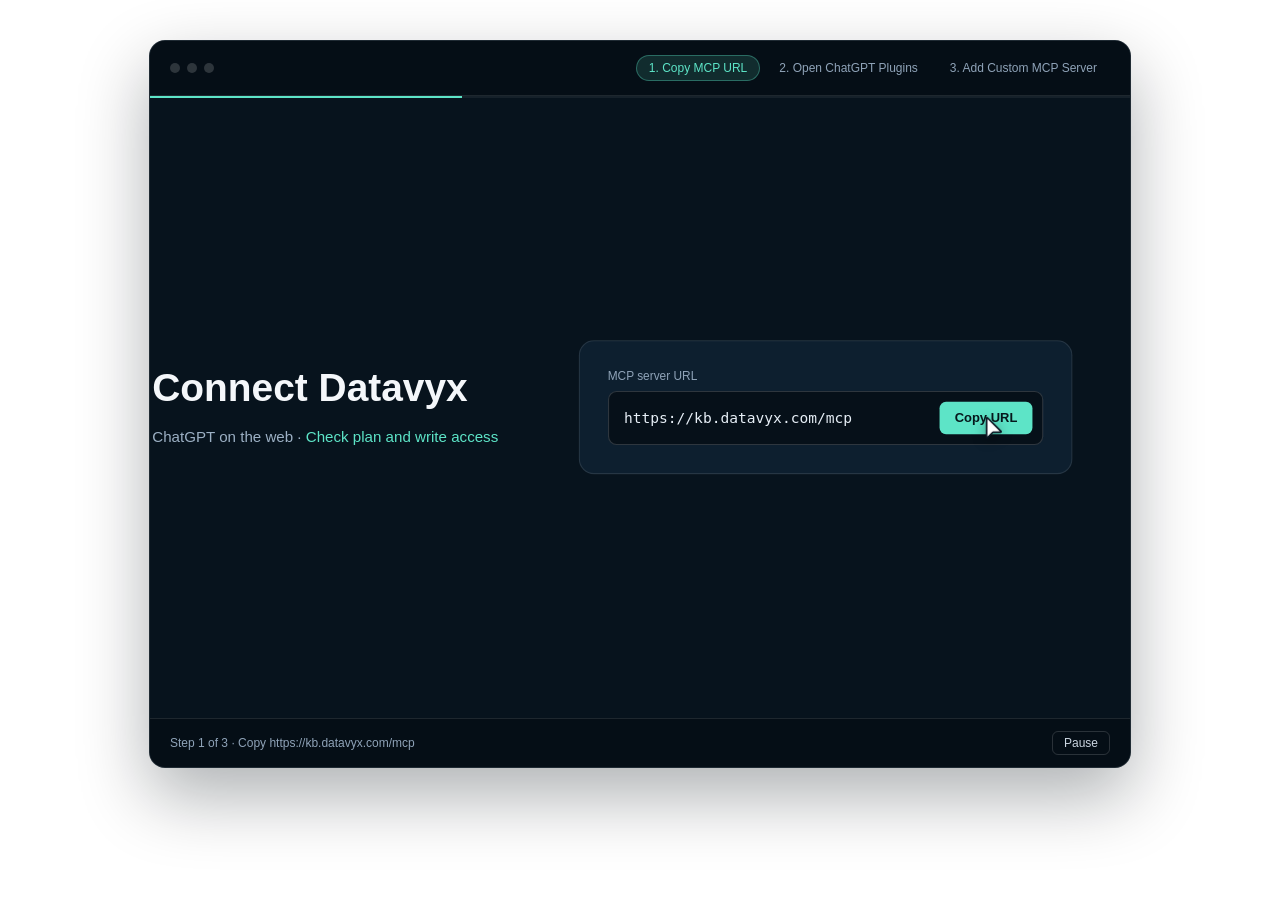
<file: dh2.html>
<!DOCTYPE html>
<html lang="en">
<head>
  <meta charset="UTF-8" />
  <meta name="viewport" content="width=device-width, initial-scale=1.0" />
  <title>Datavyx 1:1 ChatGPT MCP Setup Walkthrough</title>
  <style>
    .dvx-walkthrough {
      --bg-dark: #07131d;
      --mint: #5de4c7;
      --mint-text: #06181c;
      --border-dark: rgba(255, 255, 255, 0.1);
      --font-sans: -apple-system, BlinkMacSystemFont, "Segoe UI", Roboto, Inter, sans-serif;
      --font-mono: ui-monospace, SFMono-Regular, Menlo, Monaco, Consolas, monospace;

      font-family: var(--font-sans);
      max-width: 980px;
      margin: 40px auto;
      background: var(--bg-dark);
      border: 1px solid var(--border-dark);
      border-radius: 16px;
      box-shadow: 0 28px 70px rgba(4, 12, 20, 0.32);
      overflow: hidden;
      user-select: none;
    }

    /* 顶部极简控制栏 */
    .dvx-wt-header {
      display: flex;
      align-items: center;
      justify-content: space-between;
      flex-wrap: wrap;
      gap: 12px;
      padding: 14px 20px;
      background: #050e16;
      border-bottom: 1px solid var(--border-dark);
    }

    .dvx-wt-dots {
      display: flex;
      gap: 7px;
      align-items: center;
    }

    .dvx-wt-dots span {
      width: 10px;
      height: 10px;
      border-radius: 50%;
      background: rgba(255, 255, 255, 0.16);
    }

    .dvx-wt-steps {
      display: flex;
      gap: 6px;
      flex-wrap: wrap;
    }

    .dvx-wt-step-btn {
      background: transparent;
      border: 1px solid transparent;
      color: #8fa3b8;
      font-size: 12px;
      font-weight: 500;
      padding: 5px 12px;
      border-radius: 999px;
      cursor: pointer;
      transition: all 0.2s ease;
    }

    .dvx-wt-step-btn:hover {
      color: #fff;
      background: rgba(255, 255, 255, 0.06);
    }

    .dvx-wt-step-btn.active {
      color: var(--mint);
      background: rgba(93, 228, 199, 0.14);
      border-color: rgba(93, 228, 199, 0.35);
    }

    .dvx-wt-progress {
      height: 2px;
      background: rgba(255, 255, 255, 0.06);
      width: 100%;
    }

    .dvx-wt-progress-fill {
      height: 100%;
      width: 0%;
      background: var(--mint);
    }

    /* 主视口 */
    .dvx-wt-viewport {
      position: relative;
      height: 620px;
      overflow: hidden;
      background: #07131d;
    }

    .dvx-wt-canvas {
      width: 100%;
      height: 100%;
      transform-origin: center center;
      transition: transform 0.7s cubic-bezier(0.22, 1, 0.36, 1);
      position: relative;
    }

    /* 模拟鼠标指针（尖端位于左上角 (5.5, 3.2)） */
    .dvx-cursor-pointer {
      position: absolute;
      width: 24px;
      height: 24px;
      z-index: 60;
      pointer-events: none;
      margin-left: -5px;
      margin-top: -3px;
      transition: left 0.65s cubic-bezier(0.22, 1, 0.36, 1), top 0.65s cubic-bezier(0.22, 1, 0.36, 1);
      filter: drop-shadow(0 3px 6px rgba(0, 0, 0, 0.35));
    }

    .dvx-click-ring {
      position: absolute;
      width: 28px;
      height: 28px;
      border-radius: 50%;
      border: 2px solid var(--mint);
      transform: translate(-50%, -50%) scale(0.3);
      opacity: 0;
      pointer-events: none;
      z-index: 59;
    }

    .dvx-click-ring.animate {
      animation: dvxRipple 0.55s ease-out forwards;
    }

    @keyframes dvxRipple {
      0% { opacity: 0.95; transform: translate(-50%, -50%) scale(0.3); }
      100% { opacity: 0; transform: translate(-50%, -50%) scale(1.65); }
    }

    .dvx-view {
      position: absolute;
      inset: 0;
      opacity: 0;
      pointer-events: none;
      transition: opacity 0.35s ease;
    }

    .dvx-view.active {
      opacity: 1;
      pointer-events: auto;
    }

    /* ============================
       场景 1: Datavyx 复制 MCP URL
       ============================ */
    .view-datavyx {
      display: flex;
      align-items: center;
      justify-content: space-between;
      gap: 44px;
      padding: 60px 64px;
      background: #07131d;
      color: #f4f7fa;
    }

    .dvx-col-left {
      flex: 1;
    }

    .dvx-h2 {
      font-size: 36px;
      line-height: 1.12;
      font-weight: 700;
      margin: 0 0 14px 0;
    }

    .dvx-sub {
      font-size: 14px;
      line-height: 1.6;
      color: #9cb0c4;
      margin: 0;
    }

    .dvx-sub span {
      color: var(--mint);
    }

    .dvx-col-right {
      flex: 1.15;
      background: #0d1f2f;
      border: 1px solid rgba(255, 255, 255, 0.1);
      border-radius: 14px;
      padding: 26px;
    }

    .dvx-url-box {
      display: flex;
      align-items: center;
      justify-content: space-between;
      gap: 10px;
      background: #061019;
      border: 1px solid rgba(255, 255, 255, 0.16);
      border-radius: 8px;
      padding: 9px 9px 9px 14px;
      margin-top: 8px;
    }

    .dvx-url-code {
      font-family: var(--font-mono);
      font-size: 13.5px;
      color: #e6eef6;
    }

    .dvx-btn-copy {
      background: var(--mint);
      color: var(--mint-text);
      border: none;
      border-radius: 6px;
      padding: 8px 14px;
      font-size: 12px;
      font-weight: 600;
      white-space: nowrap;
      transition: all 0.2s ease;
    }

    .dvx-btn-copy.copied {
      background: #34d399;
      transform: scale(0.96);
    }

    /* ============================
       场景 2 & 3: ChatGPT 1:1 原生界面
       ============================ */
    .view-chatgpt {
      display: flex;
      height: 100%;
      background: #ffffff;
      color: #0d0d0d;
    }

    .gpt-sidebar {
      width: 215px;
      background: #f9f9f9;
      border-right: 1px solid #ececec;
      padding: 14px 10px;
      display: flex;
      flex-direction: column;
      gap: 2px;
      font-size: 13.5px;
    }

    .gpt-sidebar-top {
      display: flex;
      align-items: center;
      justify-content: space-between;
      padding: 4px 10px 14px;
    }

    .gpt-brand {
      font-weight: 600;
      font-size: 15px;
      color: #0d0d0d;
      letter-spacing: -0.01em;
    }

    .gpt-sidebar-icons {
      display: flex;
      gap: 10px;
      color: #6b7280;
      font-size: 13px;
    }

    .gpt-nav-item {
      padding: 8px 10px;
      border-radius: 8px;
      color: #1f2328;
      display: flex;
      align-items: center;
      gap: 10px;
      transition: background 0.2s ease, box-shadow 0.2s ease;
    }

    .gpt-nav-icon {
      width: 16px;
      height: 16px;
      display: inline-flex;
      align-items: center;
      justify-content: center;
      color: #374151;
      flex-shrink: 0;
    }

    .gpt-nav-item.active {
      background: #ececec;
      font-weight: 500;
    }

    .gpt-nav-item.pulse-focus {
      box-shadow: 0 0 0 2px #111827;
    }

    .gpt-main {
      flex: 1;
      padding: 18px 28px;
      position: relative;
      display: flex;
      flex-direction: column;
    }

    .gpt-topbar {
      display: flex;
      justify-content: space-between;
      align-items: center;
      margin-bottom: 24px;
    }

    .gpt-add-wrapper {
      position: relative;
    }

    .gpt-add-btn {
      background: #0d0d0d;
      color: #fff;
      border: none;
      border-radius: 999px;
      padding: 6px 14px;
      font-size: 12.5px;
      font-weight: 500;
      display: inline-flex;
      align-items: center;
      gap: 5px;
    }

    .gpt-dropdown {
      position: absolute;
      right: 0;
      top: 34px;
      width: 182px;
      background: #fff;
      border: 1px solid #e5e7eb;
      border-radius: 10px;
      box-shadow: 0 10px 25px rgba(0, 0, 0, 0.12);
      padding: 5px;
      z-index: 20;
      opacity: 0;
      transform: translateY(-4px);
      transition: all 0.2s ease;
    }

    .gpt-dropdown.open {
      opacity: 1;
      transform: translateY(0);
    }

    .gpt-drop-item {
      padding: 7px 10px;
      font-size: 12.5px;
      border-radius: 6px;
      color: #374151;
    }

    .gpt-drop-item.highlight {
      background: #f3f4f6;
      color: #0d0d0d;
      font-weight: 600;
    }

    .gpt-plugins-hero {
      text-align: center;
      margin-top: 24px;
    }

    .gpt-plugins-hero h3 {
      font-size: 24px;
      margin: 0 0 6px;
      font-weight: 600;
    }

    .gpt-plugins-hero p {
      font-size: 13.5px;
      color: #6b7280;
      margin: 0 0 18px;
    }

    .gpt-search-bar {
      max-width: 380px;
      margin: 0 auto 28px;
      padding: 9px 14px;
      border: 1px solid #e5e7eb;
      border-radius: 999px;
      font-size: 12.5px;
      color: #9ca3af;
      text-align: left;
    }

    .gpt-grid-mock {
      display: grid;
      grid-template-columns: repeat(2, 1fr);
      gap: 12px;
      max-width: 580px;
      margin: 0 auto;
      text-align: left;
    }

    .gpt-plugin-card {
      border: 1px solid #f0f0f0;
      border-radius: 10px;
      padding: 12px 14px;
      display: flex;
      justify-content: space-between;
      align-items: center;
      font-size: 12.5px;
    }

    /* ============================
       1:1 复刻 Add custom MCP server 弹窗
       ============================ */
    .gpt-modal-backdrop {
      position: absolute;
      inset: 0;
      background: rgba(0, 0, 0, 0.34);
      display: flex;
      align-items: center;
      justify-content: center;
      z-index: 30;
      opacity: 0;
      pointer-events: none;
      transition: opacity 0.25s ease;
    }

    .gpt-modal-backdrop.open {
      opacity: 1;
      pointer-events: auto;
    }

    .gpt-modal {
      width: 440px;
      max-height: 585px;
      background: #ffffff;
      border-radius: 16px;
      padding: 18px 22px;
      box-shadow: 0 22px 50px rgba(0, 0, 0, 0.24);
      color: #0d0d0d;
      overflow: hidden;
    }

    .gpt-modal-title {
      font-size: 15.5px;
      font-weight: 600;
      margin: 0 0 12px;
      display: flex;
      justify-content: space-between;
      align-items: center;
    }

    .gpt-icon-row {
      display: flex;
      align-items: center;
      gap: 10px;
      margin-bottom: 10px;
    }

    .gpt-icon-upload {
      width: 34px;
      height: 34px;
      border: 1px solid #d1d5db;
      border-radius: 8px;
      display: flex;
      align-items: center;
      justify-content: center;
      font-size: 16px;
      color: #374151;
      flex-shrink: 0;
    }

    .gpt-icon-meta-title {
      font-size: 11.5px;
      font-weight: 500;
      color: #111827;
    }

    .gpt-icon-meta-sub {
      font-size: 10px;
      color: #6b7280;
      margin-top: 1px;
    }

    .gpt-field {
      margin-bottom: 9px;
    }

    .gpt-field-header {
      display: flex;
      justify-content: space-between;
      align-items: center;
      font-size: 11.5px;
      font-weight: 500;
      color: #111827;
      margin-bottom: 4px;
    }

    .gpt-seg-control {
      display: inline-flex;
      background: #f3f4f6;
      border-radius: 6px;
      padding: 2px;
      font-size: 10px;
    }

    .gpt-seg-item {
      padding: 2px 7px;
      border-radius: 4px;
      color: #6b7280;
    }

    .gpt-seg-item.active {
      background: #ffffff;
      color: #111827;
      font-weight: 500;
      box-shadow: 0 1px 2px rgba(0, 0, 0, 0.08);
    }

    .gpt-validated-badge {
      color: #059669;
      background: #ecfdf5;
      padding: 1px 6px;
      border-radius: 4px;
      font-size: 10px;
      font-weight: 600;
      margin-left: 6px;
      opacity: 0;
      transition: opacity 0.25s ease;
    }

    .gpt-validated-badge.show {
      opacity: 1;
    }

    .gpt-input-box {
      border: 1px solid #d1d5db;
      border-radius: 7px;
      padding: 6px 10px;
      font-size: 12px;
      min-height: 16px;
      color: #111827;
      background: #fff;
      display: flex;
      align-items: center;
    }

    .gpt-input-box.placeholder {
      color: #9ca3af;
    }

    .gpt-input-box.mono {
      font-family: var(--font-mono);
      font-size: 11.5px;
    }

    .gpt-input-box.focused {
      border-color: #111827;
      box-shadow: 0 0 0 2px rgba(17, 24, 39, 0.1);
    }

    .gpt-adv-box {
      border: 1px solid #e5e7eb;
      background: #f9fafb;
      border-radius: 8px;
      padding: 7px 10px;
      margin-bottom: 8px;
      display: flex;
      justify-content: space-between;
      align-items: center;
      color: #9ca3af;
    }

    .gpt-adv-title {
      font-size: 11px;
      font-weight: 500;
    }

    .gpt-adv-desc {
      font-size: 9.5px;
      line-height: 1.3;
      margin-top: 2px;
    }

    .gpt-risk-banner {
      border: 1px solid #e7d3c8;
      background: #fdf8f6;
      border-radius: 8px;
      padding: 6px 10px;
      font-size: 11px;
      color: #374151;
      display: flex;
      align-items: center;
      gap: 7px;
      margin-bottom: 8px;
    }

    .gpt-consent-box {
      border: 1px solid #e5e7eb;
      border-radius: 8px;
      padding: 8px 10px;
      display: flex;
      align-items: flex-start;
      gap: 9px;
      margin-bottom: 12px;
      transition: border-color 0.2s ease, background 0.2s ease;
    }

    .gpt-consent-box.checked-box {
      border-color: #111827;
      background: #fafafa;
    }

    .gpt-checkbox {
      width: 14px;
      height: 14px;
      margin-top: 2px;
      border: 1.5px solid #9ca3af;
      border-radius: 3.5px;
      display: inline-flex;
      align-items: center;
      justify-content: center;
      font-size: 10px;
      color: #fff;
      flex-shrink: 0;
      transition: all 0.15s ease;
    }

    .gpt-checkbox.checked {
      background: #111827;
      border-color: #111827;
    }

    .gpt-consent-title {
      font-size: 11.5px;
      font-weight: 500;
      color: #111827;
    }

    .gpt-consent-desc {
      font-size: 9.5px;
      color: #6b7280;
      line-height: 1.35;
      margin-top: 2px;
    }

    .gpt-modal-footer {
      display: flex;
      justify-content: space-between;
      align-items: center;
    }

    .gpt-read-guide {
      font-size: 11.5px;
      font-weight: 500;
      color: #111827;
      text-decoration: underline;
    }

    .gpt-footer-btns {
      display: flex;
      gap: 8px;
    }

    .gpt-btn-cancel {
      background: #fff;
      border: 1px solid #d1d5db;
      color: #111827;
      border-radius: 999px;
      padding: 6px 13px;
      font-size: 11.5px;
      font-weight: 500;
    }

    .gpt-btn-create {
      background: #9ca3af;
      border: none;
      color: #fff;
      border-radius: 999px;
      padding: 6px 14px;
      font-size: 11.5px;
      font-weight: 500;
      transition: transform 0.15s ease, background 0.25s ease;
    }

    .gpt-btn-create.enabled {
      background: #0d0d0d;
    }

    .gpt-btn-create.done {
      background: #059669;
      transform: scale(0.97);
    }

    /* 底部提示条 */
    .dvx-wt-footer {
      padding: 12px 20px;
      background: #050e16;
      border-top: 1px solid var(--border-dark);
      display: flex;
      justify-content: space-between;
      align-items: center;
      font-size: 12px;
      color: #8fa3b8;
    }

    .dvx-wt-toggle {
      background: transparent;
      border: 1px solid rgba(255, 255, 255, 0.15);
      color: #cbd5e1;
      padding: 4px 11px;
      border-radius: 6px;
      font-size: 12px;
      cursor: pointer;
    }
  </style>
</head>
<body>

<div class="dvx-walkthrough" id="dvxWalkthrough">
  <div class="dvx-wt-header">
    <div class="dvx-wt-dots">
      <span></span><span></span><span></span>
    </div>
    <div class="dvx-wt-steps">
      <button class="dvx-wt-step-btn active" data-step="0">1. Copy MCP URL</button>
      <button class="dvx-wt-step-btn" data-step="1">2. Open ChatGPT Plugins</button>
      <button class="dvx-wt-step-btn" data-step="2">3. Add Custom MCP Server</button>
    </div>
  </div>

  <div class="dvx-wt-progress">
    <div class="dvx-wt-progress-fill" id="dvxWtProgress"></div>
  </div>

  <div class="dvx-wt-viewport">
    <div class="dvx-wt-canvas" id="dvxWtCanvas">
      <!-- 模拟鼠标指针 -->
      <svg class="dvx-cursor-pointer" id="dvxCursor" viewBox="0 0 24 24" style="left: 50%; top: 50%;">
        <path fill="#ffffff" stroke="#0a1622" stroke-width="1.6" d="M5.5 3.21V20.8c0 .45.54.67.85.35l4.86-4.86a.5.5 0 0 1 .35-.15h6.87c.45 0 .67-.53.35-.85L6.35 2.86a.5.5 0 0 0-.85.35Z"/>
      </svg>
      <div class="dvx-click-ring" id="dvxClickRing"></div>

      <!-- 视图 1: Datavyx 复制链接 -->
      <div class="dvx-view view-datavyx active" data-view="0">
        <div class="dvx-col-left">
          <h2 class="dvx-h2">Connect Datavyx</h2>
          <p class="dvx-sub">ChatGPT on the web · <span>Check plan and write access</span></p>
        </div>
        <div class="dvx-col-right">
          <div style="font-size: 11px; color: #8fa3b8;">MCP server URL</div>
          <div class="dvx-url-box">
            <span class="dvx-url-code">https://kb.datavyx.com/mcp</span>
            <button class="dvx-btn-copy" id="wtCopyBtn">Copy URL</button>
          </div>
        </div>
      </div>

      <!-- 视图 2: 1:1 复刻 ChatGPT 网页版原生 UI -->
      <div class="dvx-view view-chatgpt" data-view="1">
        <div class="gpt-sidebar">
          <div class="gpt-sidebar-top">
            <span class="gpt-brand">ChatGPT</span>
            <div class="gpt-sidebar-icons">
              <span>⌕</span><span>◫</span>
            </div>
          </div>
          <div class="gpt-nav-item"><span class="gpt-nav-icon">✎</span>New chat</div>
          <div class="gpt-nav-item"><span class="gpt-nav-icon">🖼</span>Images</div>
          <div class="gpt-nav-item"><span class="gpt-nav-icon">📅</span>Scheduled</div>
          <div class="gpt-nav-item"><span class="gpt-nav-icon">📚</span>Library</div>
          <div class="gpt-nav-item active" id="gptNavPlugins"><span class="gpt-nav-icon">@</span>Plugins</div>
          <div class="gpt-nav-item"><span class="gpt-nav-icon">⊞</span>Explore</div>
        </div>

        <div class="gpt-main">
          <div class="gpt-topbar">
            <span style="font-size: 14px; font-weight: 600;">Plugins</span>
            <div class="gpt-add-wrapper">
              <button class="gpt-add-btn" id="gptAddBtn">Add ▾</button>
              <div class="gpt-dropdown" id="gptDropdown">
                <div class="gpt-drop-item">Create plugin</div>
                <div class="gpt-drop-item">Upload plugin (.zip)</div>
                <div class="gpt-drop-item highlight" id="gptDropCustom">Add custom MCP server</div>
              </div>
            </div>
          </div>

          <div class="gpt-plugins-hero">
            <h3>Plugins</h3>
            <p>Connect tools to let ChatGPT work across your knowledge</p>
            <div class="gpt-search-bar">⌕ Search plugins</div>
            <div class="gpt-grid-mock">
              <div class="gpt-plugin-card"><span><strong>Gmail</strong> · Search & draft</span><span>+</span></div>
              <div class="gpt-plugin-card"><span><strong>Google Drive</strong> · Docs, Sheets</span><span>+</span></div>
              <div class="gpt-plugin-card"><span><strong>Google Calendar</strong> · Events</span><span>+</span></div>
              <div class="gpt-plugin-card"><span><strong>GitHub</strong> · Repos & PRs</span><span>+</span></div>
            </div>
          </div>

          <!-- 1:1 复刻原生 Add custom MCP server 弹窗 -->
          <div class="gpt-modal-backdrop" id="gptModalBackdrop">
            <div class="gpt-modal">
              <div class="gpt-modal-title">
                <span>Add custom MCP server</span>
                <span style="color: #6b7280; font-weight: 400; font-size: 14px;">✕</span>
              </div>

              <div class="gpt-icon-row">
                <div class="gpt-icon-upload">+</div>
                <div>
                  <div class="gpt-icon-meta-title">Icon (optional)</div>
                  <div class="gpt-icon-meta-sub">PNG only. Best results at 256 x 256 px or larger. Max file size: 10 KB</div>
                </div>
              </div>

              <div class="gpt-field">
                <div class="gpt-field-header"><span>Name</span></div>
                <div class="gpt-input-box placeholder" id="gptFieldName">Custom Tool</div>
              </div>

              <div class="gpt-field">
                <div class="gpt-field-header"><span>Description (optional)</span></div>
                <div class="gpt-input-box placeholder">Explain what it does in a few words</div>
              </div>

              <div class="gpt-field">
                <div class="gpt-field-header">
                  <div>
                    <span>Connection</span>
                    <span class="gpt-validated-badge" id="gptValidated">✓ Validated</span>
                  </div>
                  <div class="gpt-seg-control">
                    <span class="gpt-seg-item active">Server URL</span>
                    <span class="gpt-seg-item">Tunnel</span>
                  </div>
                </div>
                <div class="gpt-input-box mono placeholder" id="gptFieldUrl">https://example.com/mcp</div>
              </div>

              <div class="gpt-field">
                <div class="gpt-field-header"><span>Authentication</span></div>
                <div class="gpt-input-box" style="color: #111827;">OAuth</div>
              </div>

              <div class="gpt-adv-box">
                <div>
                  <div class="gpt-adv-title">Advanced OAuth settings</div>
                  <div class="gpt-adv-desc">Review discovered OAuth settings, or enter them manually, then choose a client setup method and configure default scopes</div>
                </div>
                <span style="font-size: 13px;">›</span>
              </div>

              <div class="gpt-risk-banner">
                <span style="color: #9a3412;">⚠</span>
                <span>Custom MCP servers introduce risk. <u style="color: #111827;">Learn more</u></span>
              </div>

              <div class="gpt-consent-box" id="gptConsentBox">
                <span class="gpt-checkbox" id="gptCheckbox">✓</span>
                <div>
                  <div class="gpt-consent-title">I understand and want to continue</div>
                  <div class="gpt-consent-desc">
                    Only connect to MCP servers you trust. An untrusted server may access or steal information shared through app use, or trick ChatGPT into using tools in unintended ways, including changing or deleting data.
                  </div>
                </div>
              </div>

              <div class="gpt-modal-footer">
                <span class="gpt-read-guide">Read the guide</span>
                <div class="gpt-footer-btns">
                  <button class="gpt-btn-cancel">Cancel</button>
                  <button class="gpt-btn-create" id="gptBtnCreate">Create as a plugin</button>
                </div>
              </div>
            </div>
          </div>
        </div>
      </div>
    </div>
  </div>

  <div class="dvx-wt-footer">
    <span id="dvxWtCaption">Step 1 of 3 · Copy the Datavyx MCP URL</span>
    <button class="dvx-wt-toggle" id="dvxWtPlayBtn">Pause</button>
  </div>
</div>

<script>
  (function () {
    const STEP_DURATIONS = [4200, 5800, 8600];
    let step = 0;
    let playing = true;
    let elapsed = 0;
    let lastTime = performance.now();
    let timers = [];

    const canvas = document.getElementById("dvxWtCanvas");
    const cursor = document.getElementById("dvxCursor");
    const ring = document.getElementById("dvxClickRing");
    const progress = document.getElementById("dvxWtProgress");
    const caption = document.getElementById("dvxWtCaption");
    const stepBtns = document.querySelectorAll(".dvx-wt-step-btn");
    const views = document.querySelectorAll(".dvx-view");

    function clearTimers() {
      timers.forEach((t) => clearTimeout(t));
      timers = [];
    }

    /**
     * 核心修复：实时读取目标 DOM 元素在未缩放画布坐标系下的精确中心点
     * 彻底消除不同屏幕宽度或缩放下的鼠标偏移问题
     */
    function getElementPosInCanvas(targetEl, offsetXRatio = 0.5, offsetYRatio = 0.5) {
      const prevTransform = canvas.style.transform;
      canvas.style.transition = "none";
      canvas.style.transform = "scale(1)";

      const canvasRect = canvas.getBoundingClientRect();
      const elRect = targetEl.getBoundingClientRect();

      canvas.style.transform = prevTransform;
      void canvas.offsetWidth;
      canvas.style.transition = "transform 0.7s cubic-bezier(0.22, 1, 0.36, 1)";

      const x = elRect.left - canvasRect.left + elRect.width * offsetXRatio;
      const y = elRect.top - canvasRect.top + elRect.height * offsetYRatio;
      return { x, y };
    }

    function moveCursorToEl(targetEl, clickAfterMs, offsetXRatio = 0.5, offsetYRatio = 0.5) {
      const pos = getElementPosInCanvas(targetEl, offsetXRatio, offsetYRatio);
      cursor.style.left = pos.x + "px";
      cursor.style.top = pos.y + "px";

      if (clickAfterMs !== undefined) {
        timers.push(
          setTimeout(() => {
            ring.style.left = pos.x + "px";
            ring.style.top = pos.y + "px";
            ring.classList.remove("animate");
            void ring.offsetWidth;
            ring.classList.add("animate");
          }, clickAfterMs)
        );
      }
    }

    function zoomToEl(scale, targetEl) {
      if (!targetEl || scale === 1) {
        canvas.style.transformOrigin = "50% 50%";
        canvas.style.transform = "scale(1)";
        return;
      }
      const pos = getElementPosInCanvas(targetEl, 0.5, 0.5);
      canvas.style.transformOrigin = `${pos.x}px ${pos.y}px`;
      canvas.style.transform = `scale(${scale})`;
    }

    function typeInto(el, text, speed, cb) {
      el.textContent = "";
      el.classList.remove("placeholder");
      el.classList.add("focused");
      let i = 0;
      function tick() {
        if (i < text.length) {
          el.textContent += text.charAt(i++);
          timers.push(setTimeout(tick, speed));
        } else {
          el.classList.remove("focused");
          if (cb) cb();
        }
      }
      tick();
    }

    function playStep(s) {
      clearTimers();
      step = s;
      elapsed = 0;
      progress.style.width = "0%";
      stepBtns.forEach((b, idx) => b.classList.toggle("active", idx === s));

      if (s === 0) {
        views[0].classList.add("active");
        views[1].classList.remove("active");
        caption.textContent = "Step 1 of 3 · Copy https://kb.datavyx.com/mcp";

        const copyBtn = document.getElementById("wtCopyBtn");
        copyBtn.textContent = "Copy URL";
        copyBtn.classList.remove("copied");

        zoomToEl(1, null);
        // 初始位置停在右侧面板中央偏左
        moveCursorToEl(document.querySelector(".dvx-url-code"));

        timers.push(
          setTimeout(() => {
            zoomToEl(1.08, copyBtn);
            moveCursorToEl(copyBtn, 650, 0.5, 0.5);
          }, 550)
        );

        timers.push(
          setTimeout(() => {
            copyBtn.textContent = "Copied ✓";
            copyBtn.classList.add("copied");
          }, 1250)
        );

        timers.push(
          setTimeout(() => {
            zoomToEl(1, null);
          }, 3000)
        );
      }

      if (s === 1) {
        views[0].classList.remove("active");
        views[1].classList.add("active");
        caption.textContent = "Step 2 of 3 · Open Plugins in the left sidebar → click Add → Add custom MCP server";

        const navPlugins = document.getElementById("gptNavPlugins");
        const addBtn = document.getElementById("gptAddBtn");
        const dropdown = document.getElementById("gptDropdown");
        const dropCustom = document.getElementById("gptDropCustom");
        const modal = document.getElementById("gptModalBackdrop");

        dropdown.classList.remove("open");
        modal.classList.remove("open");
        navPlugins.classList.add("pulse-focus");

        // 精准锁定左侧 Plugins 项中心并停顿 1.8 秒
        zoomToEl(1.22, navPlugins);
        moveCursorToEl(navPlugins, 450, 0.45, 0.5);

        // 精准移向右上角 Add 按钮中心
        timers.push(
          setTimeout(() => {
            navPlugins.classList.remove("pulse-focus");
            zoomToEl(1.22, addBtn);
            moveCursorToEl(addBtn, 750, 0.5, 0.5);
          }, 1800)
        );

        timers.push(
          setTimeout(() => {
            dropdown.classList.add("open");
          }, 2650)
        );

        // 精准锁定下拉菜单中的 Add custom MCP server 中心
        timers.push(
          setTimeout(() => {
            moveCursorToEl(dropCustom, 600, 0.5, 0.5);
          }, 3250)
        );

        timers.push(
          setTimeout(() => {
            dropdown.classList.remove("open");
            zoomToEl(1, null);
            modal.classList.add("open");
          }, 4150)
        );
      }

      if (s === 2) {
        views[0].classList.remove("active");
        views[1].classList.add("active");
        caption.textContent = "Step 3 of 3 · Enter Name, paste Server URL under Connection, check consent & create";

        const modal = document.getElementById("gptModalBackdrop");
        const fieldName = document.getElementById("gptFieldName");
        const fieldUrl = document.getElementById("gptFieldUrl");
        const validated = document.getElementById("gptValidated");
        const consentBox = document.getElementById("gptConsentBox");
        const checkbox = document.getElementById("gptCheckbox");
        const btnCreate = document.getElementById("gptBtnCreate");

        modal.classList.add("open");
        fieldName.textContent = "Custom Tool";
        fieldName.classList.add("placeholder");
        fieldUrl.textContent = "https://example.com/mcp";
        fieldUrl.classList.add("placeholder");
        validated.classList.remove("show");
        consentBox.classList.remove("checked-box");
        checkbox.classList.remove("checked");
        btnCreate.textContent = "Create as a plugin";
        btnCreate.classList.remove("enabled", "done");

        // 精准指向 Name 输入框中心
        zoomToEl(1.06, fieldName);
        moveCursorToEl(fieldName, 300, 0.35, 0.5);

        timers.push(
          setTimeout(() => {
            typeInto(fieldName, "Datavyx", 45, () => {
              // 精准指向 Connection 输入框中心并放大局部
              zoomToEl(1.16, fieldUrl);
              moveCursorToEl(fieldUrl, 350, 0.4, 0.5);

              timers.push(
                setTimeout(() => {
                  fieldUrl.classList.remove("placeholder");
                  fieldUrl.classList.add("focused");
                  fieldUrl.textContent = "https://kb.datavyx.com/mcp";
                  validated.classList.add("show");
                  caption.textContent = "Paste https://kb.datavyx.com/mcp into Connection (Server URL) → Validated ✓";

                  // 停顿 2.0 秒让用户看清楚链接位置
                  timers.push(
                    setTimeout(() => {
                      fieldUrl.classList.remove("focused");
                      zoomToEl(1.05, consentBox);
                      caption.textContent = "Check 'I understand and want to continue' and click Create as a plugin";

                      // 精准指向 14x14 复选框正中心！
                      moveCursorToEl(checkbox, 650, 0.5, 0.5);
                      timers.push(
                        setTimeout(() => {
                          checkbox.classList.add("checked");
                          consentBox.classList.add("checked-box");
                          btnCreate.classList.add("enabled");

                          // 精准指向 Create as a plugin 按钮正中心！
                          moveCursorToEl(btnCreate, 650, 0.5, 0.5);
                          timers.push(
                            setTimeout(() => {
                              btnCreate.textContent = "Plugin Created ✓";
                              btnCreate.classList.add("done");
                              zoomToEl(1, null);
                            }, 700)
                          );
                        }, 700)
                      );
                    }, 2000)
                  );
                }, 450)
              );
            });
          }, 500)
        );
      }
    }

    stepBtns.forEach((btn) => {
      btn.addEventListener("click", () => {
        playStep(Number(btn.dataset.step));
      });
    });

    document.getElementById("dvxWtPlayBtn").addEventListener("click", function () {
      playing = !playing;
      this.textContent = playing ? "Pause" : "Play";
      lastTime = performance.now();
    });

    function tick(now) {
      const dt = now - lastTime;
      lastTime = now;

      if (playing) {
        elapsed += dt;
        const dur = STEP_DURATIONS[step];
        progress.style.width = Math.min((elapsed / dur) * 100, 100) + "%";
        if (elapsed >= dur) {
          playStep((step + 1) % STEP_DURATIONS.length);
        }
      }
      requestAnimationFrame(tick);
    }

    // 等待字体与布局完全渲染后再启动首帧测算
    requestAnimationFrame(() => {
      playStep(0);
      requestAnimationFrame(tick);
    });
  })();
</script>

</body>
</html>
</file>
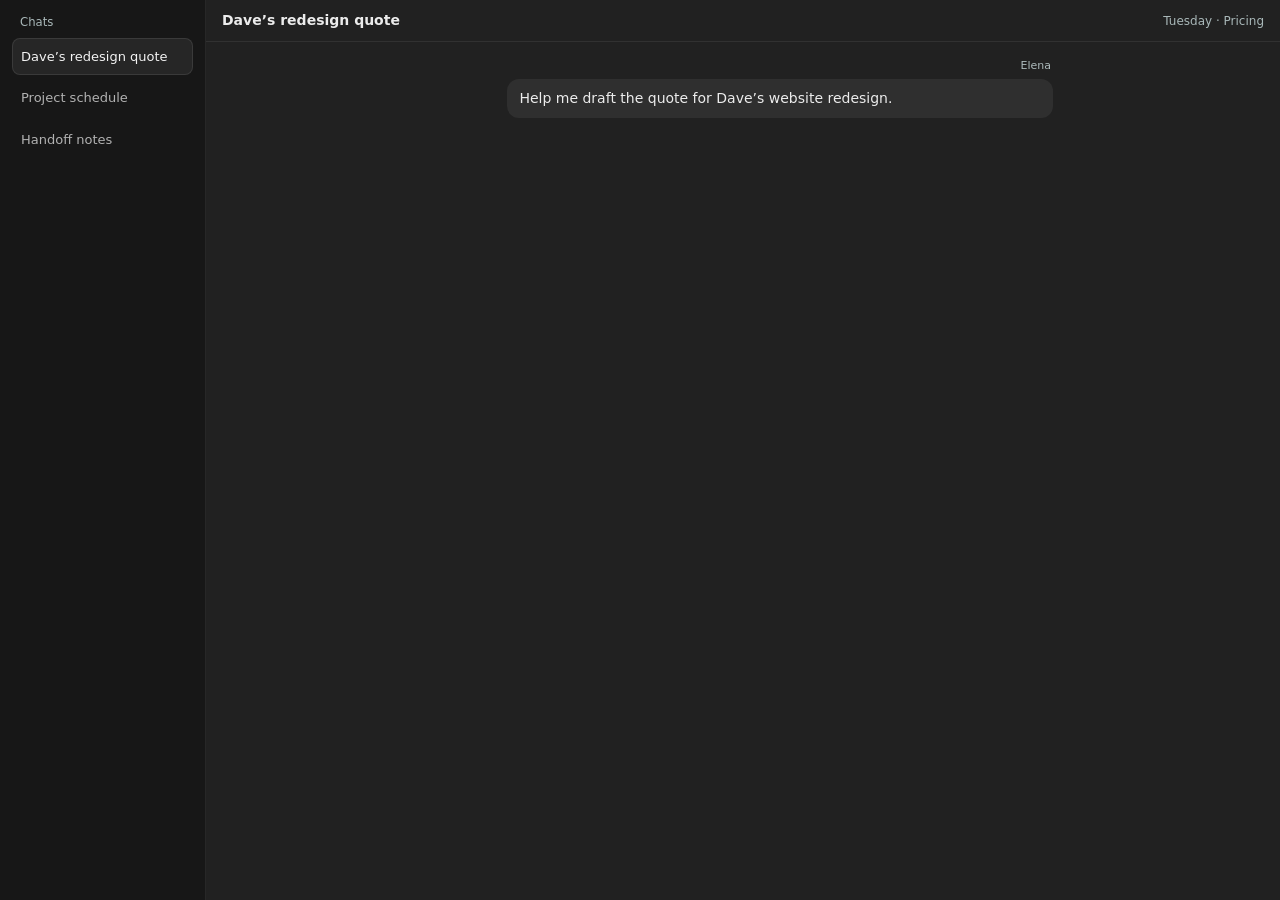
<file: hero-source-demo.html>
<!DOCTYPE html>
<html lang="en">
<head>
  <meta charset="UTF-8" />
  <meta name="viewport" content="width=device-width, initial-scale=1.0" />
  <title>Datavyx · Find the Exact Line</title>

  <style>
    * { box-sizing: border-box; }
    body { margin: 0; color: #ececec; font: 14px/1.5 system-ui, sans-serif; }
    .window { width: 100%; height: 100dvh; display: flex; flex-direction: column; overflow: hidden; background: #212121; }
    .chat-bar { display: flex; align-items: center; justify-content: space-between; gap: 8px 16px; padding: 10px 16px; }
    .workspace { display: flex; flex: 1; min-height: 0; }
    .sidebar { flex: 0 0 206px; padding: 14px 12px; background: #171717; border-right: 1px solid #ffffff12; }
    .sidebar small { display: block; margin: 0 8px 6px; color: #a9b8b9; }
    .thread { margin: 4px 0; padding: 8px; color: #b2b2b2; border: 1px solid transparent; border-radius: 8px; font-size: 13px; }
    .thread.active { background: #262626; color: #f3f3f3; border-color: #ffffff18; }
    .chat { flex: 1; min-width: 0; display: flex; flex-direction: column; }
    .chat-bar { border-bottom: 1px solid #ffffff12; }
    .chat-bar strong { white-space: nowrap; }
    #scene-label { color: #a9b8b9; text-align: right; font-size: 12px; }
    #chat-scroll-area { flex: 1; min-height: 0; overflow-y: auto; overflow-anchor: none; padding: 16px clamp(12px, 4vw, 32px); }
    #chat-stream { max-width: 620px; margin: auto; }
    .turn-item + .turn-item { margin-top: 12px; }
    .message { max-width: 88%; min-width: 0; }
    .user { margin-left: auto; }
    .speaker { margin: 0 2px 4px; color: #adbbbc; font-size: 11px; }
    .user .speaker { text-align: right; }
    .bubble { margin: 0; padding: 9px 12px; background: #2f2f2f; border-radius: 12px; }
    .assistant { max-width: 100%; }
    .assistant .bubble { background: #24292a; }
    .bubble p { margin: 0 0 8px; }
    .bubble p:last-child { margin-bottom: 0; }
    .history .bubble { color: #c6cecf; }
    .original, .receipt, .result { margin: 0; padding: 10px 12px; background: #162729; border: 1px solid #5de2b558; border-radius: 8px; }
    .original { margin-bottom: 8px; }
    .receipt, .result-label { color: #86e6c9; font-size: 12px; font-weight: 600; }
    .result-detail { margin: 6px 0 10px; color: #fff; font-size: 18px; font-weight: 700; }
    .result blockquote { margin: 4px 0 0; padding: 6px 0 6px 10px; border-left: 2px solid #5de2b5; }
    mark { color: #e0ffef; background: #2c594e; border-radius: 2px; padding: 0 2px; }
    #chat-scroll-area:focus-visible { outline: 2px solid #7ceac4; outline-offset: -2px; }
    @media (max-width: 660px) { .sidebar { display: none; } }
    @media (max-width: 420px) { .chat-bar strong { white-space: normal; } }
    @media (prefers-reduced-motion: reduce) { .turn-item { transition: none !important; } }
    #chat-scroll-area::-webkit-scrollbar {
      width: 5px;
    }
    #chat-scroll-area::-webkit-scrollbar-track {
      background: transparent;
    }
    #chat-scroll-area::-webkit-scrollbar-thumb {
      background: rgba(255, 255, 255, 0.12);
      border-radius: 9999px;
    }
    #chat-scroll-area::-webkit-scrollbar-thumb:hover {
      background: rgba(255, 255, 255, 0.25);
    }

    .turn-item {
      opacity: 0;
      transform: translateY(14px);
      transition: opacity 0.45s cubic-bezier(0.16, 1, 0.3, 1), transform 0.45s cubic-bezier(0.16, 1, 0.3, 1);
    }
    .turn-item.visible {
      opacity: 1;
      transform: translateY(0);
    }

  </style>
</head>
<body>
  <section class="window" aria-label="Datavyx source retrieval demo">
    <div class="workspace">
      <aside class="sidebar" aria-hidden="true">
        <small>Chats</small>
        <div class="thread active" id="old-thread">Dave’s redesign quote</div>
        <div class="thread">Project schedule</div>
        <div class="thread">Handoff notes</div>
        <div class="thread" id="new-thread" hidden>New chat</div>
      </aside>
      <main class="chat">
        <header class="chat-bar">
          <strong id="thread-label">Dave’s redesign quote</strong>
          <span id="scene-label">Tuesday · Pricing</span>
        </header>
        <div id="chat-scroll-area" tabindex="0" aria-label="Demo conversation">
          <div id="chat-stream">
            <noscript>
              <p>Elena saved a line from an AI answer about Dave’s redesign. Days later, she asked the AI to recall it in a new chat. The AI remembered some optional work but couldn’t give an exact answer. Elena asked it to check her saved pricing note in Datavyx.</p>
              <p><strong>Custom icons · $3,500 · Separate from the base quote</strong></p>
              <blockquote>For Dave’s redesign, price custom icons at $3,500, separate from the base quote.</blockquote>
            </noscript>
          </div>
        </div>
      </main>
    </div>
  </section>

  <script>
    const originalLine = 'For Dave’s redesign, price custom icons at $3,500, separate from the base quote.';
    const exactLine = originalLine.replace('separate from the base quote', '<mark>separate from the base quote</mark>');
    const user = text => `<div class="message user"><div class="speaker">Elena</div><p class="bubble">${text}</p></div>`;
    const assistant = text => `<div class="message assistant"><div class="speaker">AI assistant</div><div class="bubble">${text}</div></div>`;
    const steps = [
      {delay: 1050, html: user('Help me draft the quote for Dave’s website redesign.')},
      {delay: 2950, html: assistant(`
        <p>Keep the homepage and page templates in the base scope.</p>
        <blockquote class="original">${exactLine}</blockquote>
        <p>Include two review rounds and a handoff checklist.</p>
      `)},
      {delay: 1050, html: user('Save that pricing note to Datavyx.')},
      {delay: 1150, html: '<p class="receipt">✓ Pricing note and original excerpt saved to Datavyx</p>'},
      {delay: 950, label: 'Tuesday · Planning continues', html: `
        <div class="history turn-item visible">${user('Which pages should we review first?')}</div>
        <div class="history turn-item visible">${assistant('<p>Start with the homepage and pricing page. Once their layout is approved, use the same patterns for the remaining page templates.</p>')}</div>
        <div class="history turn-item visible">${user('Move the first review to Thursday.')}</div>
        <div class="history turn-item visible">${assistant('<p>Thursday for the first review. Ask Dave to send the replacement photos and final copy before then.</p>')}</div>
      `},
      {delay: 1750, label: 'Thursday · More follow-ups', html: `
        <div class="history turn-item visible">${user('What should I include in the handoff?')}</div>
        <div class="history turn-item visible">${assistant('<p>Share the source files, responsive layouts, and the short guide for updating page content.</p>')}</div>
        <div class="history turn-item visible">${user('Draft a note asking for feedback by Friday.')}</div>
        <div class="history turn-item visible">${assistant('<p>Hi Dave, could you send your comments on the homepage and pricing page by Friday? I’ll use those to prepare the next set of layouts.</p>')}</div>
        <div class="history turn-item visible">${user('Add a reminder about the final copy.')}</div>
        <div class="history turn-item visible">${assistant('<p>I’ll include a reminder about the final headlines, product descriptions, and any updated contact details.</p>')}</div>
      `},
      {delay: 700, label: 'Friday · Asking from memory', newChat: true},
      {delay: 1900, html: user('Can you remember what we said about the extras for Dave’s redesign?')},
      {delay: 3000, html: assistant('<p>I remember we talked about some optional work, but I’m not sure which item we priced separately or how much it was.</p>')},
      {delay: 1450, label: 'Friday · Checking a saved note', html: user('Check Datavyx for the pricing note I saved.')},
      {delay: 1250, searching: true, html: '<p class="receipt">Searching Datavyx…</p>'},
      {delay: 5200, label: 'Friday · Original line found', html: `
        <section class="result">
          <div class="result-label">Found in Datavyx</div>
          <p class="result-detail">Custom icons were priced at $3,500, separate from the base quote.</p>
          <div class="result-label">Original excerpt · Tuesday’s pricing note</div>
          <blockquote>${exactLine}</blockquote>
        </section>
      `}
    ];

    const stream = document.getElementById('chat-stream');
    const scrollArea = document.getElementById('chat-scroll-area');
    const threadLabel = document.getElementById('thread-label');
    const sceneLabel = document.getElementById('scene-label');
    const oldThread = document.getElementById('old-thread');
    const newThread = document.getElementById('new-thread');
    const reducedMotion = matchMedia('(prefers-reduced-motion: reduce)');
    let nextStep = 0;
    let timer;

    function setThread(isNew) {
      threadLabel.textContent = isNew ? 'New chat' : 'Dave’s redesign quote';
      oldThread.classList.toggle('active', !isNew);
      newThread.hidden = !isNew;
      newThread.classList.toggle('active', isNew);
    }

    function reset() {
      stream.replaceChildren();
      scrollArea.scrollTop = 0;
      sceneLabel.textContent = 'Tuesday · Pricing';
      setThread(false);
      nextStep = 0;
    }

    function renderStep(step, animate) {
      stream.querySelector('.lookup-status')?.remove();
      if (step.newChat) {
        stream.replaceChildren();
        scrollArea.scrollTop = 0;
        setThread(true);
      }
      if (step.label) sceneLabel.textContent = step.label;

      let turn;
      if (step.html) {
        turn = document.createElement('div');
        turn.className = animate ? 'turn-item' : 'turn-item visible';
        if (step.searching) turn.classList.add('lookup-status');
        turn.innerHTML = step.html;
        stream.append(turn);
      }

      const updateView = () => {
        if (turn && !turn.isConnected) return;
        turn?.classList.add('visible');
        scrollArea.scrollTo({top: scrollArea.scrollHeight, behavior: animate ? 'smooth' : 'instant'});
      };
      if (animate && turn) requestAnimationFrame(() => requestAnimationFrame(updateView));
      else updateView();
    }

    function playNext() {
      if (nextStep === steps.length) reset();
      const step = steps[nextStep++];
      renderStep(step, true);
      timer = setTimeout(playNext, step.delay);
    }

    function syncPlayback() {
      clearTimeout(timer);
      reset();
      if (reducedMotion.matches) {
        steps.forEach(step => renderStep(step, false));
      } else {
        playNext();
      }
    }

    reducedMotion.addEventListener('change', syncPlayback);
    syncPlayback();
  </script>
</body>
</html>
</file>
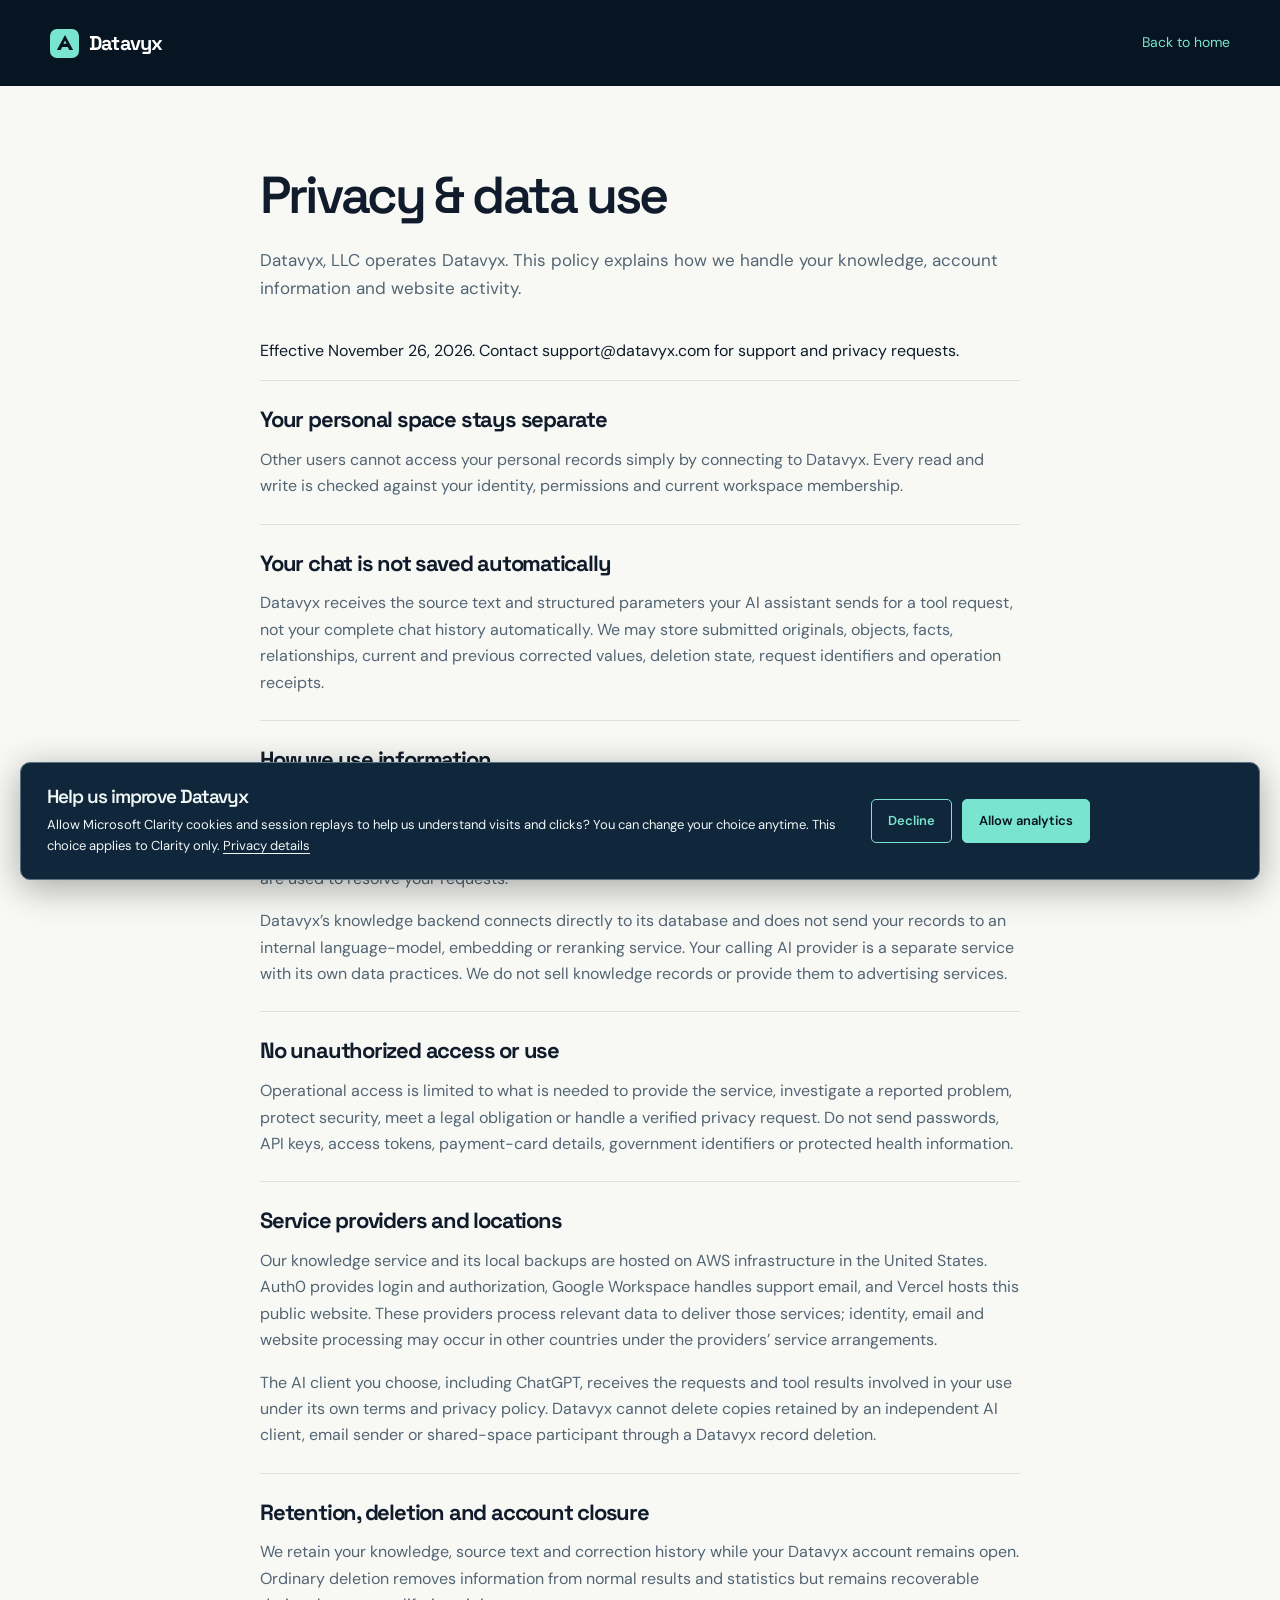
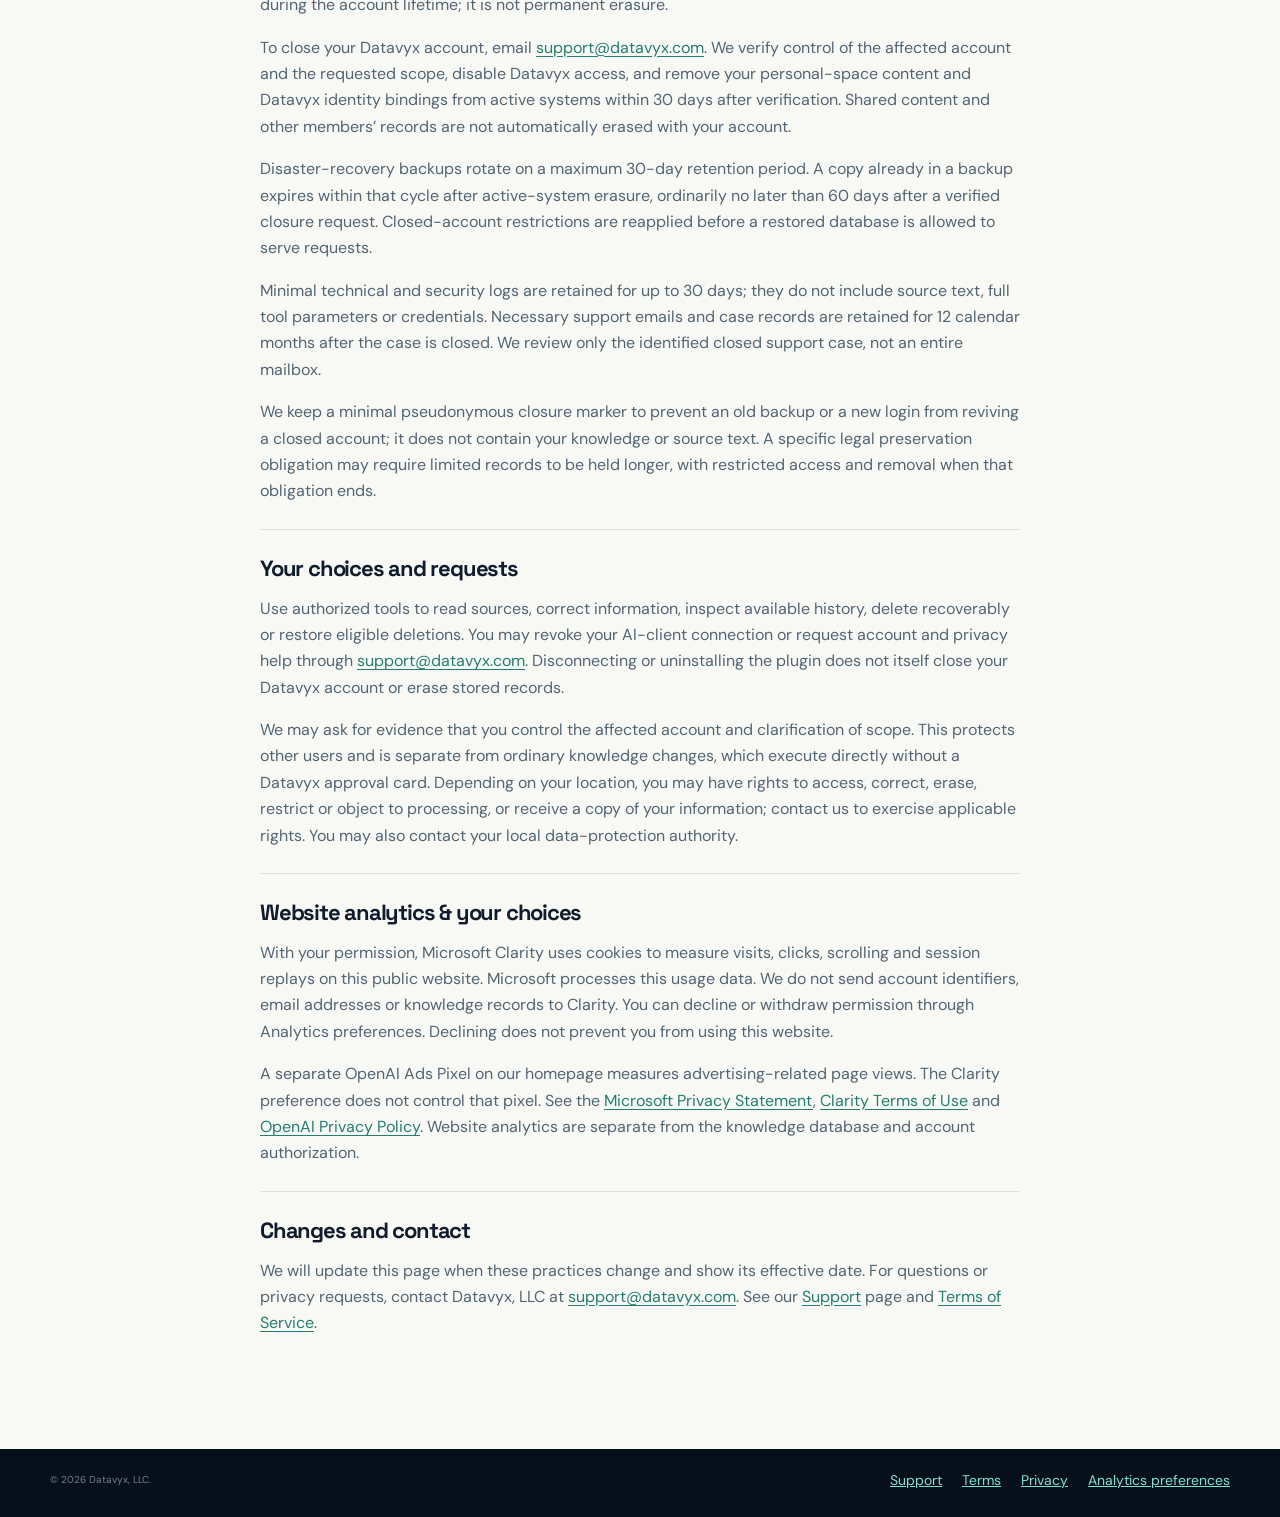
<file: privacy.html>
<!doctype html>
<html lang="en">
  <head>
    <meta charset="utf-8" />
    <meta name="viewport" content="width=device-width, initial-scale=1" />
    <meta name="description" content="How Datavyx handles knowledge, account closure, retention and website analytics." />
    <meta name="theme-color" content="#071421" />
    <link rel="canonical" href="https://www.datavyx.com/privacy.html" />
    <title>Privacy &amp; data use | Datavyx</title>
    <link rel="preconnect" href="https://fonts.googleapis.com" />
    <link rel="preconnect" href="https://fonts.gstatic.com" crossorigin />
    <link href="https://fonts.googleapis.com/css2?family=DM+Sans:wght@400;500;600;700&amp;family=Space+Grotesk:wght@500;600;700&amp;display=swap" rel="stylesheet" />
    <link rel="stylesheet" href="styles.css" />
    <script src="script.js" defer></script>
    <script src="analytics.js" defer></script>
  </head>
  <body class="privacy-page">
    <a class="skip-link" href="#main-content">Skip to content</a>
    <header class="privacy-header">
      <div class="container header-inner"><a class="brand" href="/" aria-label="Datavyx home"><span class="brand-mark" aria-hidden="true"><svg viewBox="0 0 32 32"><path d="M16 3 29 27h-6.1l-2.4-4.8H11.5L9.1 27H3L16 3Zm0 9.1-2.5 5.2h5L16 12.1Z" /></svg></span><span>Datavyx</span></a><a class="privacy-home" href="/">Back to home</a></div>
    </header>
    <main id="main-content" class="container privacy-document">
      <h1>Privacy &amp; data use</h1>
      <p class="privacy-intro">Datavyx, LLC operates Datavyx. This policy explains how we handle your knowledge, account information and website activity.</p>
      <p>Effective November 26, 2026. Contact <a href="mailto:support@datavyx.com">support@datavyx.com</a> for support and privacy requests.</p>
      <section class="privacy-section"><h2>Your personal space stays separate</h2><p>Other users cannot access your personal records simply by connecting to Datavyx. Every read and write is checked against your identity, permissions and current workspace membership.</p></section>
      <section class="privacy-section"><h2>Your chat is not saved automatically</h2><p>Datavyx receives the source text and structured parameters your AI assistant sends for a tool request, not your complete chat history automatically. We may store submitted originals, objects, facts, relationships, current and previous corrected values, deletion state, request identifiers and operation receipts.</p></section>
      <section class="privacy-section"><h2>How we use information</h2><p>We use this information to provide recording, retrieval, exact calculations, corrections, recoverable deletion, restoration and history, and to protect and support the service. We process authenticated identity identifiers, granted permissions and space memberships to control access. Support messages are used to resolve your requests.</p><p>Datavyx’s knowledge backend connects directly to its database and does not send your records to an internal language-model, embedding or reranking service. Your calling AI provider is a separate service with its own data practices. We do not sell knowledge records or provide them to advertising services.</p></section>
      <section class="privacy-section"><h2>No unauthorized access or use</h2><p>Operational access is limited to what is needed to provide the service, investigate a reported problem, protect security, meet a legal obligation or handle a verified privacy request. Do not send passwords, API keys, access tokens, payment-card details, government identifiers or protected health information.</p></section>
      <section class="privacy-section"><h2>Service providers and locations</h2><p>Our knowledge service and its local backups are hosted on AWS infrastructure in the United States. Auth0 provides login and authorization, Google Workspace handles support email, and Vercel hosts this public website. These providers process relevant data to deliver those services; identity, email and website processing may occur in other countries under the providers’ service arrangements.</p><p>The AI client you choose, including ChatGPT, receives the requests and tool results involved in your use under its own terms and privacy policy. Datavyx cannot delete copies retained by an independent AI client, email sender or shared-space participant through a Datavyx record deletion.</p></section>
      <section id="retention" class="privacy-section"><h2>Retention, deletion and account closure</h2><p>We retain your knowledge, source text and correction history while your Datavyx account remains open. Ordinary deletion removes information from normal results and statistics but remains recoverable during the account lifetime; it is not permanent erasure.</p><p>To close your Datavyx account, email <a href="mailto:support@datavyx.com">support@datavyx.com</a>. We verify control of the affected account and the requested scope, disable Datavyx access, and remove your personal-space content and Datavyx identity bindings from active systems within 30 days after verification. Shared content and other members’ records are not automatically erased with your account.</p><p>Disaster-recovery backups rotate on a maximum 30-day retention period. A copy already in a backup expires within that cycle after active-system erasure, ordinarily no later than 60 days after a verified closure request. Closed-account restrictions are reapplied before a restored database is allowed to serve requests.</p><p>Minimal technical and security logs are retained for up to 30 days; they do not include source text, full tool parameters or credentials. Necessary support emails and case records are retained for 12 calendar months after the case is closed. We review only the identified closed support case, not an entire mailbox.</p><p>We keep a minimal pseudonymous closure marker to prevent an old backup or a new login from reviving a closed account; it does not contain your knowledge or source text. A specific legal preservation obligation may require limited records to be held longer, with restricted access and removal when that obligation ends.</p></section>
      <section class="privacy-section"><h2>Your choices and requests</h2><p>Use authorized tools to read sources, correct information, inspect available history, delete recoverably or restore eligible deletions. You may revoke your AI-client connection or request account and privacy help through <a href="mailto:support@datavyx.com">support@datavyx.com</a>. Disconnecting or uninstalling the plugin does not itself close your Datavyx account or erase stored records.</p><p>We may ask for evidence that you control the affected account and clarification of scope. This protects other users and is separate from ordinary knowledge changes, which execute directly without a Datavyx approval card. Depending on your location, you may have rights to access, correct, erase, restrict or object to processing, or receive a copy of your information; contact us to exercise applicable rights. You may also contact your local data-protection authority.</p></section>
      <section id="website-analytics" class="privacy-section"><h2>Website analytics &amp; your choices</h2><p>With your permission, Microsoft Clarity uses cookies to measure visits, clicks, scrolling and session replays on this public website. Microsoft processes this usage data. We do not send account identifiers, email addresses or knowledge records to Clarity. You can decline or withdraw permission through Analytics preferences. Declining does not prevent you from using this website.</p><p>A separate OpenAI Ads Pixel on our homepage measures advertising-related page views. The Clarity preference does not control that pixel. See the <a href="https://www.microsoft.com/privacy/privacystatement">Microsoft Privacy Statement</a>, <a href="https://clarity.microsoft.com/terms">Clarity Terms of Use</a> and <a href="https://openai.com/policies/privacy-policy/">OpenAI Privacy Policy</a>. Website analytics are separate from the knowledge database and account authorization.</p></section>
      <section class="privacy-section"><h2>Changes and contact</h2><p>We will update this page when these practices change and show its effective date. For questions or privacy requests, contact Datavyx, LLC at <a href="mailto:support@datavyx.com">support@datavyx.com</a>. See our <a href="support.html">Support</a> page and <a href="terms.html">Terms of Service</a>.</p></section>
    </main>
    <footer class="site-footer">
      <div class="container footer-bottom"><span>© <span id="current-year">2026</span> Datavyx, LLC.</span><nav class="footer-links" aria-label="Footer links"><a class="privacy-link" href="support.html">Support</a><a class="privacy-link" href="terms.html">Terms</a><a class="privacy-link" href="privacy.html">Privacy</a><button id="analytics-preferences" class="privacy-link" type="button" hidden>Analytics preferences</button></nav></div>
    </footer>
    <section id="analytics-banner" class="analytics-banner" aria-labelledby="analytics-title" hidden>
      <div>
        <h2 id="analytics-title">Help us improve Datavyx</h2>
        <p>Allow Microsoft Clarity cookies and session replays to help us understand visits and clicks? You can change your choice anytime. This choice applies to Clarity only. <a href="privacy.html#website-analytics">Privacy details</a></p>
        <p id="analytics-status" role="status" aria-live="polite"></p>
      </div>
      <div class="analytics-actions"><button id="analytics-decline" type="button">Decline</button><button id="analytics-allow" type="button">Allow analytics</button></div>
    </section>
  </body>
</html>
</file>
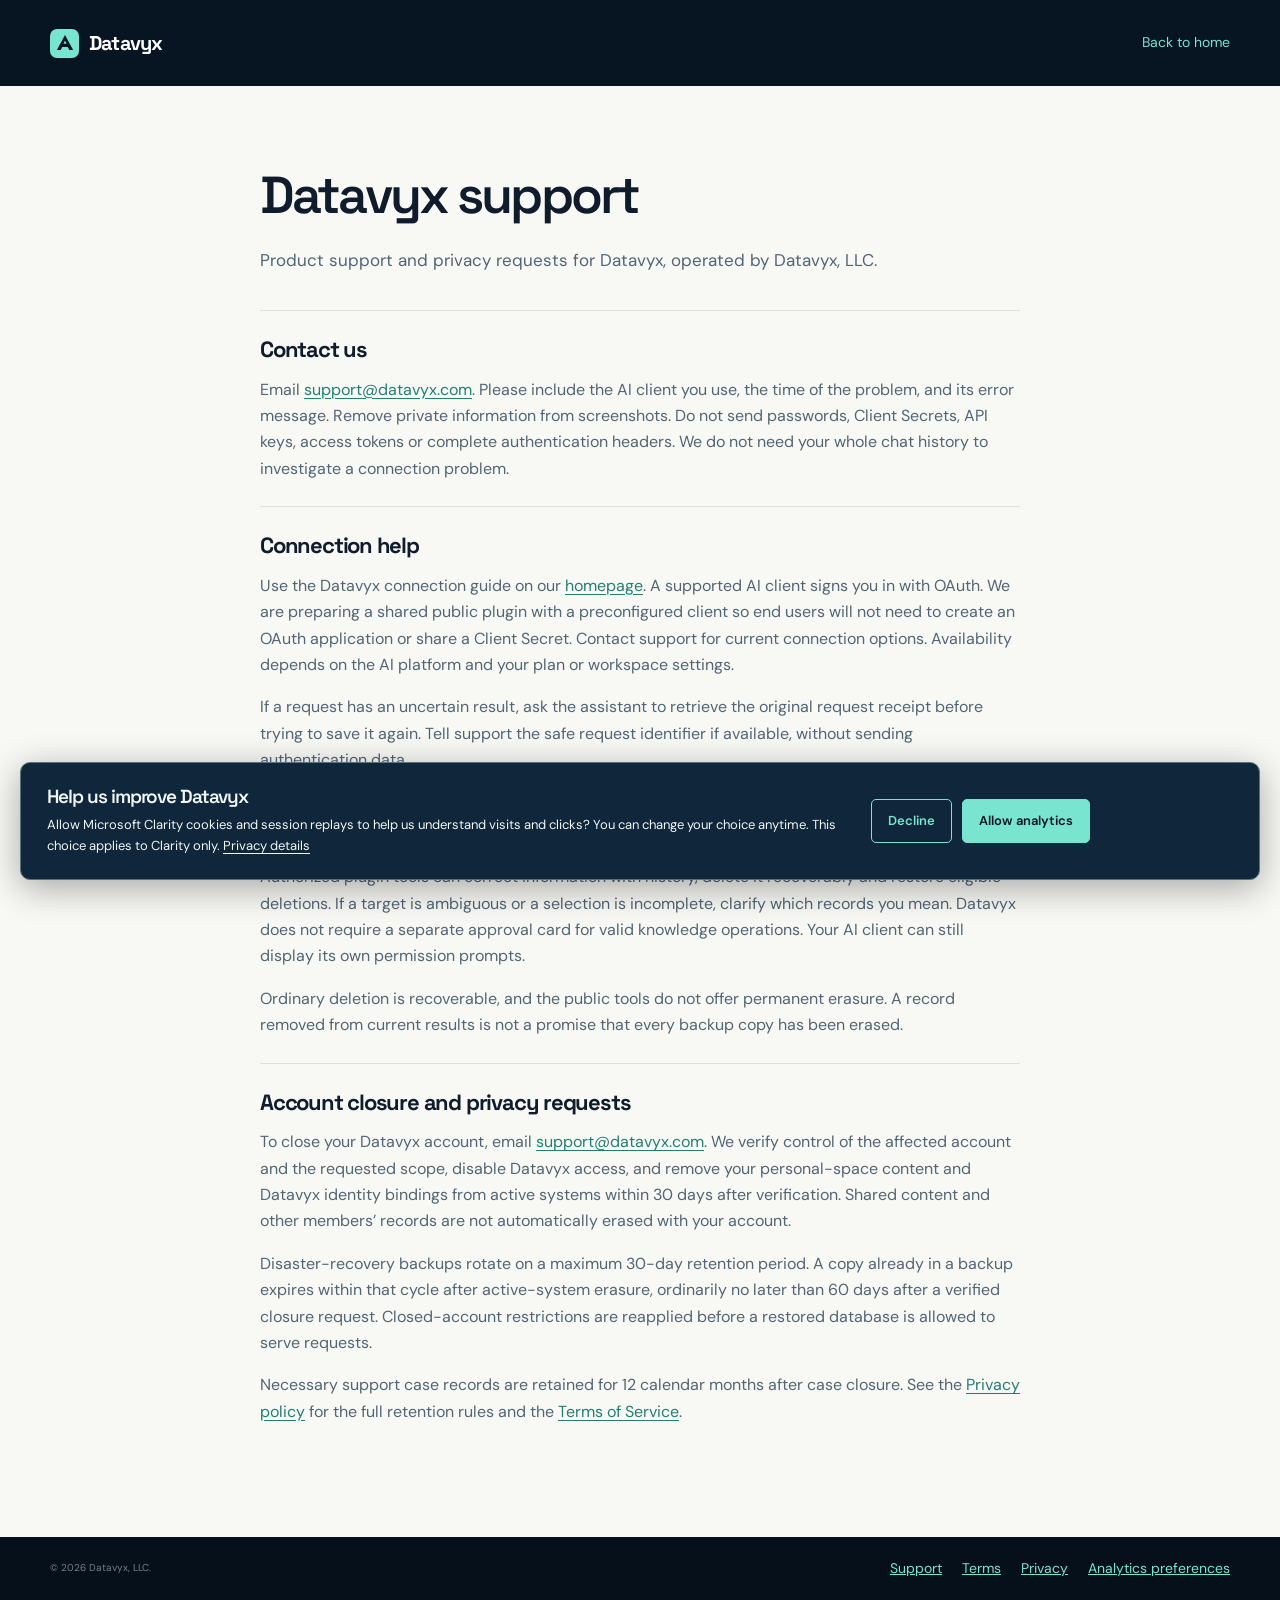
<file: support.html>
<!doctype html>
<html lang="en">
  <head>
    <meta charset="utf-8" />
    <meta name="viewport" content="width=device-width, initial-scale=1" />
    <meta name="description" content="Contact Datavyx for connection help, account closure and privacy requests." />
    <meta name="theme-color" content="#071421" />
    <link rel="canonical" href="https://www.datavyx.com/support.html" />
    <title>Datavyx support | Datavyx</title>
    <link rel="preconnect" href="https://fonts.googleapis.com" />
    <link rel="preconnect" href="https://fonts.gstatic.com" crossorigin />
    <link href="https://fonts.googleapis.com/css2?family=DM+Sans:wght@400;500;600;700&amp;family=Space+Grotesk:wght@500;600;700&amp;display=swap" rel="stylesheet" />
    <link rel="stylesheet" href="styles.css" />
    <script src="script.js" defer></script>
    <script src="analytics.js" defer></script>
  </head>
  <body class="privacy-page">
    <a class="skip-link" href="#main-content">Skip to content</a>
    <header class="privacy-header">
      <div class="container header-inner"><a class="brand" href="/" aria-label="Datavyx home"><span class="brand-mark" aria-hidden="true"><svg viewBox="0 0 32 32"><path d="M16 3 29 27h-6.1l-2.4-4.8H11.5L9.1 27H3L16 3Zm0 9.1-2.5 5.2h5L16 12.1Z" /></svg></span><span>Datavyx</span></a><a class="privacy-home" href="/">Back to home</a></div>
    </header>
    <main id="main-content" class="container privacy-document">
      <h1>Datavyx support</h1>
      <p class="privacy-intro">Product support and privacy requests for Datavyx, operated by Datavyx, LLC.</p>
      <section class="privacy-section"><h2>Contact us</h2><p>Email <a href="mailto:support@datavyx.com">support@datavyx.com</a>. Please include the AI client you use, the time of the problem, and its error message. Remove private information from screenshots. Do not send passwords, Client Secrets, API keys, access tokens or complete authentication headers. We do not need your whole chat history to investigate a connection problem.</p></section>
      <section class="privacy-section"><h2>Connection help</h2><p>Use the Datavyx connection guide on our <a href="/#connect">homepage</a>. A supported AI client signs you in with OAuth. We are preparing a shared public plugin with a preconfigured client so end users will not need to create an OAuth application or share a Client Secret. Contact support for current connection options. Availability depends on the AI platform and your plan or workspace settings.</p><p>If a request has an uncertain result, ask the assistant to retrieve the original request receipt before trying to save it again. Tell support the safe request identifier if available, without sending authentication data.</p></section>
      <section class="privacy-section"><h2>Correct, delete or restore information</h2><p>Authorized plugin tools can correct information with history, delete it recoverably and restore eligible deletions. If a target is ambiguous or a selection is incomplete, clarify which records you mean. Datavyx does not require a separate approval card for valid knowledge operations. Your AI client can still display its own permission prompts.</p><p>Ordinary deletion is recoverable, and the public tools do not offer permanent erasure. A record removed from current results is not a promise that every backup copy has been erased.</p></section>
      <section class="privacy-section"><h2>Account closure and privacy requests</h2><p>To close your Datavyx account, email <a href="mailto:support@datavyx.com">support@datavyx.com</a>. We verify control of the affected account and the requested scope, disable Datavyx access, and remove your personal-space content and Datavyx identity bindings from active systems within 30 days after verification. Shared content and other members’ records are not automatically erased with your account.</p><p>Disaster-recovery backups rotate on a maximum 30-day retention period. A copy already in a backup expires within that cycle after active-system erasure, ordinarily no later than 60 days after a verified closure request. Closed-account restrictions are reapplied before a restored database is allowed to serve requests.</p><p>Necessary support case records are retained for 12 calendar months after case closure. See the <a href="privacy.html#retention">Privacy policy</a> for the full retention rules and the <a href="terms.html">Terms of Service</a>.</p></section>
    </main>
    <footer class="site-footer">
      <div class="container footer-bottom"><span>© <span id="current-year">2026</span> Datavyx, LLC.</span><nav class="footer-links" aria-label="Footer links"><a class="privacy-link" href="support.html">Support</a><a class="privacy-link" href="terms.html">Terms</a><a class="privacy-link" href="privacy.html">Privacy</a><button id="analytics-preferences" class="privacy-link" type="button" hidden>Analytics preferences</button></nav></div>
    </footer>
    <section id="analytics-banner" class="analytics-banner" aria-labelledby="analytics-title" hidden>
      <div>
        <h2 id="analytics-title">Help us improve Datavyx</h2>
        <p>Allow Microsoft Clarity cookies and session replays to help us understand visits and clicks? You can change your choice anytime. This choice applies to Clarity only. <a href="privacy.html#website-analytics">Privacy details</a></p>
        <p id="analytics-status" role="status" aria-live="polite"></p>
      </div>
      <div class="analytics-actions"><button id="analytics-decline" type="button">Decline</button><button id="analytics-allow" type="button">Allow analytics</button></div>
    </section>
  </body>
</html>
</file>
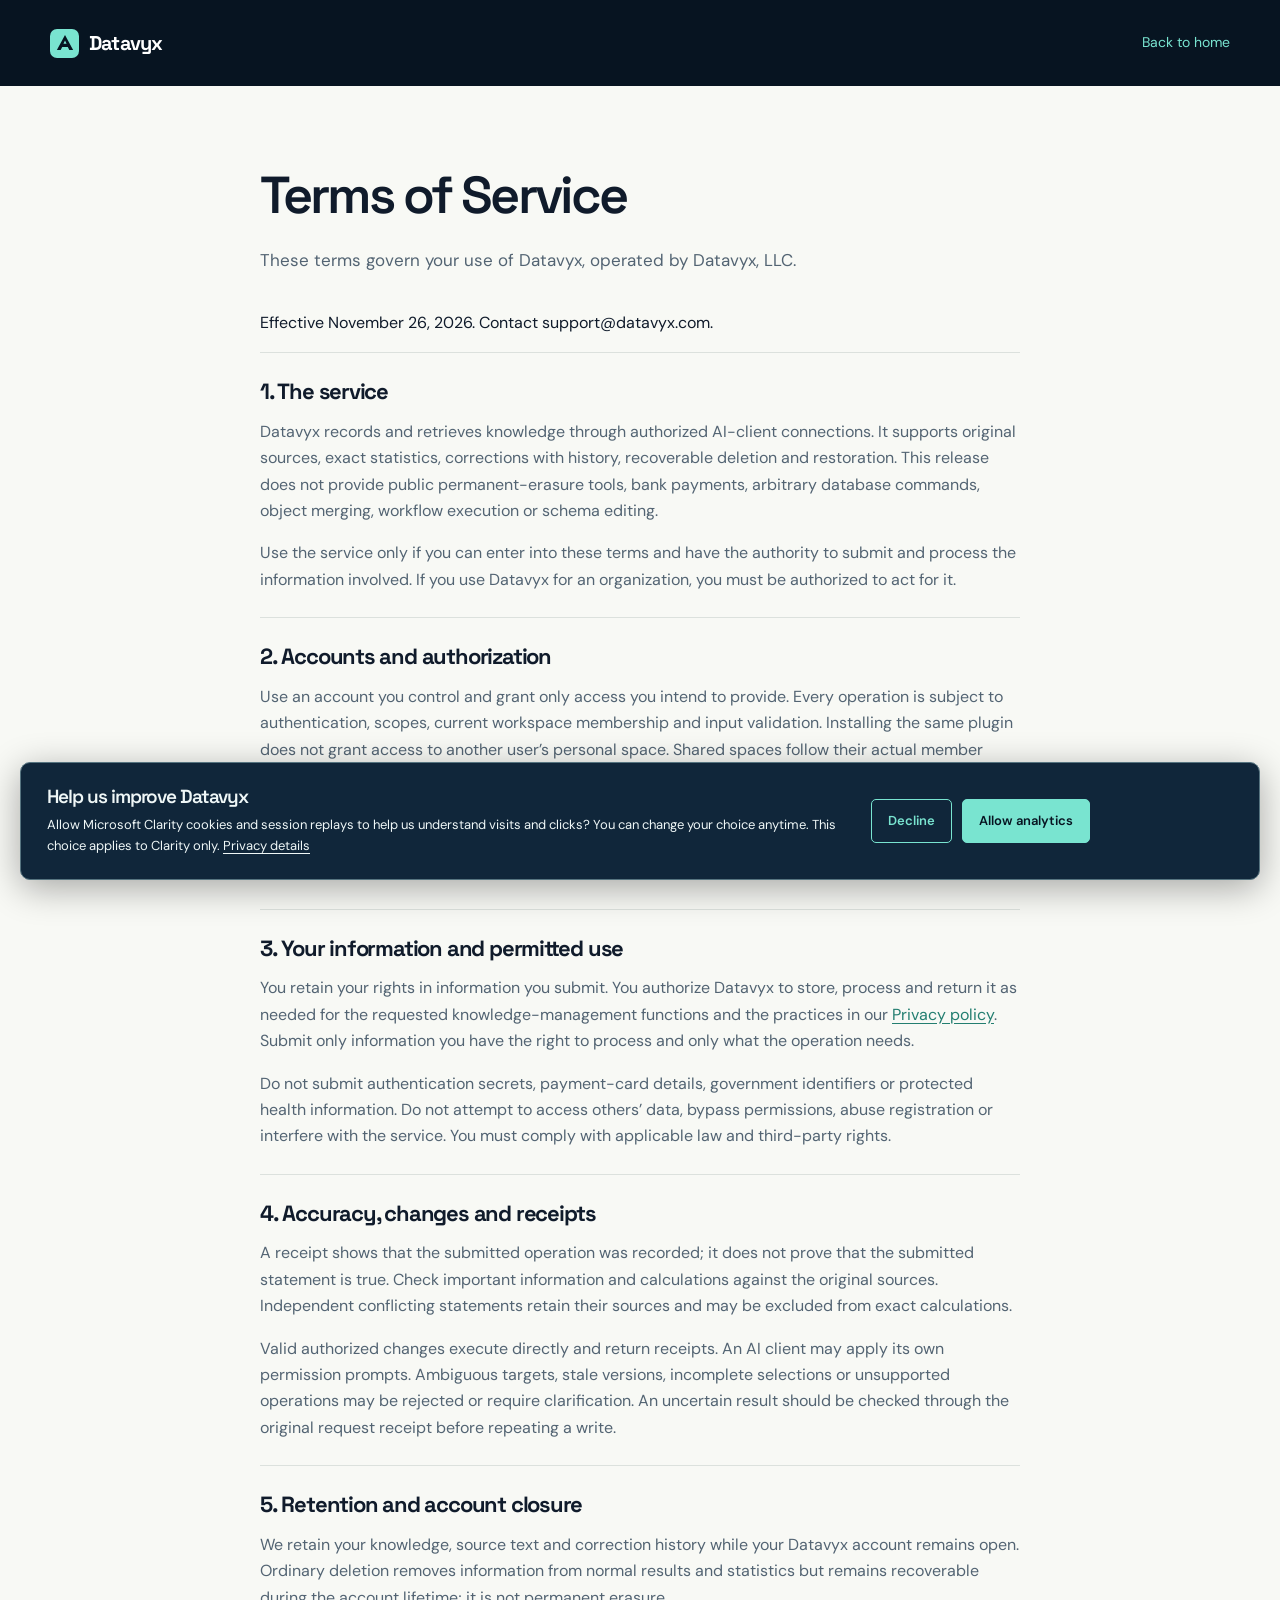
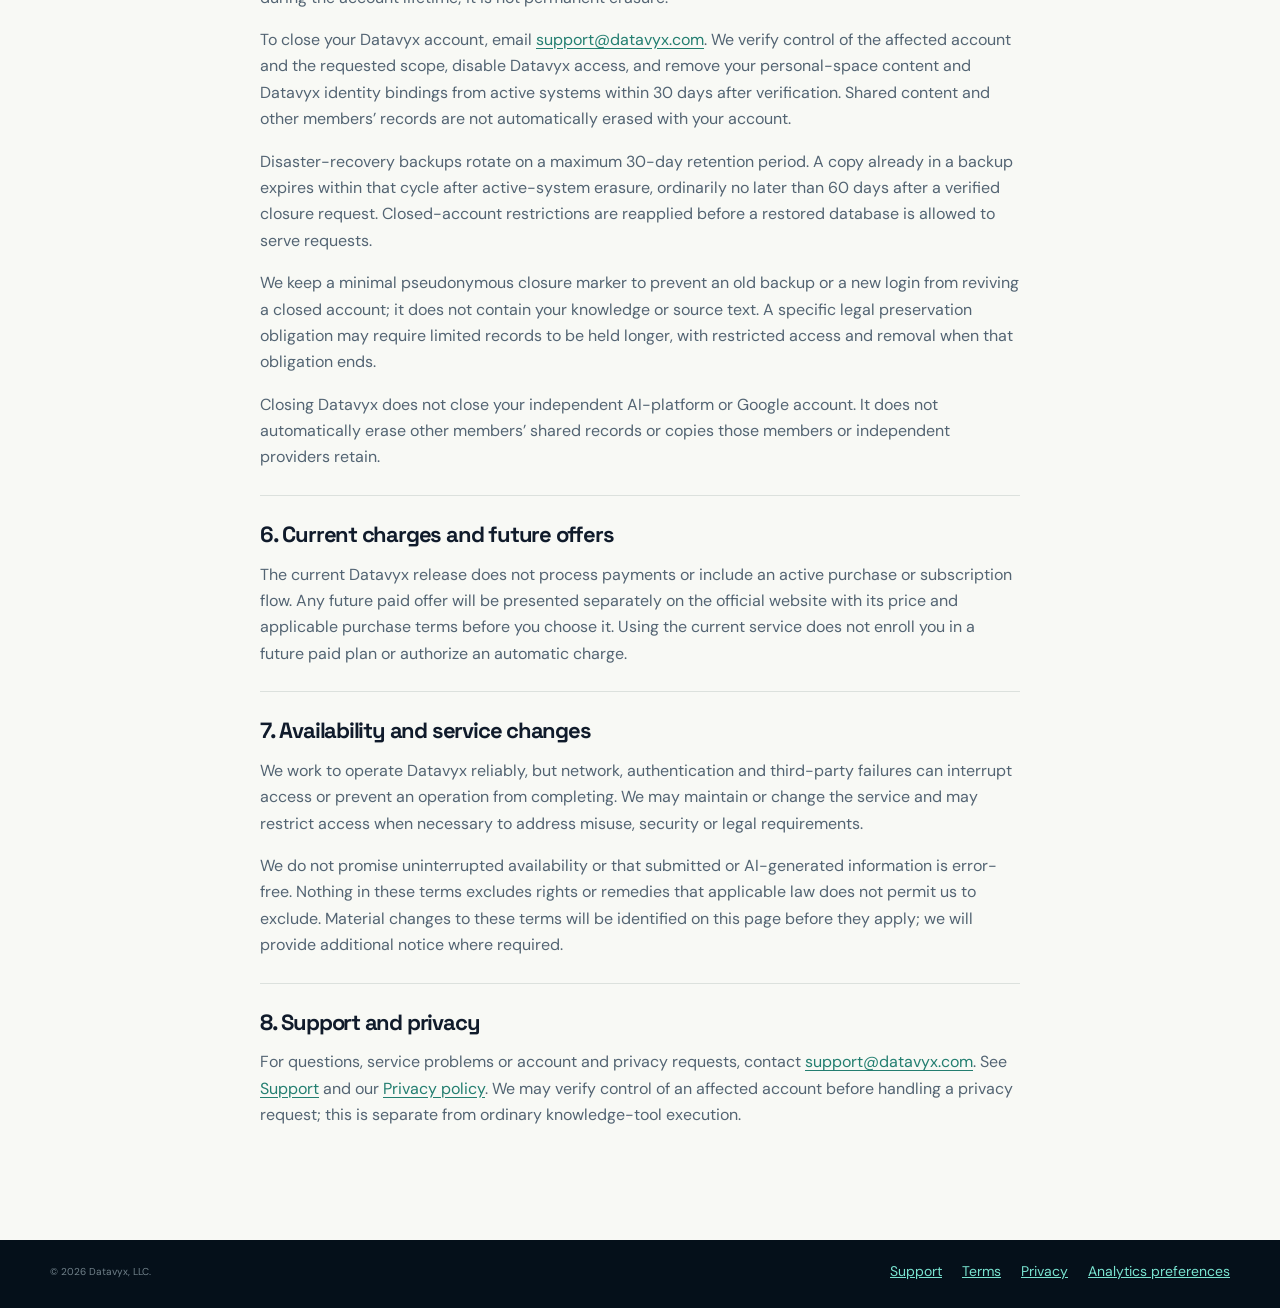
<file: terms.html>
<!doctype html>
<html lang="en">
  <head>
    <meta charset="utf-8" />
    <meta name="viewport" content="width=device-width, initial-scale=1" />
    <meta name="description" content="Terms for the Datavyx knowledge-management service operated by Datavyx, LLC." />
    <meta name="theme-color" content="#071421" />
    <link rel="canonical" href="https://www.datavyx.com/terms.html" />
    <title>Terms of Service | Datavyx</title>
    <link rel="preconnect" href="https://fonts.googleapis.com" />
    <link rel="preconnect" href="https://fonts.gstatic.com" crossorigin />
    <link href="https://fonts.googleapis.com/css2?family=DM+Sans:wght@400;500;600;700&amp;family=Space+Grotesk:wght@500;600;700&amp;display=swap" rel="stylesheet" />
    <link rel="stylesheet" href="styles.css" />
    <script src="script.js" defer></script>
    <script src="analytics.js" defer></script>
  </head>
  <body class="privacy-page">
    <a class="skip-link" href="#main-content">Skip to content</a>
    <header class="privacy-header">
      <div class="container header-inner"><a class="brand" href="/" aria-label="Datavyx home"><span class="brand-mark" aria-hidden="true"><svg viewBox="0 0 32 32"><path d="M16 3 29 27h-6.1l-2.4-4.8H11.5L9.1 27H3L16 3Zm0 9.1-2.5 5.2h5L16 12.1Z" /></svg></span><span>Datavyx</span></a><a class="privacy-home" href="/">Back to home</a></div>
    </header>
    <main id="main-content" class="container privacy-document">
      <h1>Terms of Service</h1>
      <p class="privacy-intro">These terms govern your use of Datavyx, operated by Datavyx, LLC.</p>
      <p>Effective November 26, 2026. Contact <a href="mailto:support@datavyx.com">support@datavyx.com</a>.</p>
      <section class="privacy-section"><h2>1. The service</h2><p>Datavyx records and retrieves knowledge through authorized AI-client connections. It supports original sources, exact statistics, corrections with history, recoverable deletion and restoration. This release does not provide public permanent-erasure tools, bank payments, arbitrary database commands, object merging, workflow execution or schema editing.</p><p>Use the service only if you can enter into these terms and have the authority to submit and process the information involved. If you use Datavyx for an organization, you must be authorized to act for it.</p></section>
      <section class="privacy-section"><h2>2. Accounts and authorization</h2><p>Use an account you control and grant only access you intend to provide. Every operation is subject to authentication, scopes, current workspace membership and input validation. Installing the same plugin does not grant access to another user’s personal space. Shared spaces follow their actual member permissions.</p><p>Your AI platform and identity provider have their own terms, availability and permission requirements. Datavyx does not claim endorsement by OpenAI. You are responsible for protecting your account and telling support about suspected unauthorized access.</p></section>
      <section class="privacy-section"><h2>3. Your information and permitted use</h2><p>You retain your rights in information you submit. You authorize Datavyx to store, process and return it as needed for the requested knowledge-management functions and the practices in our <a href="privacy.html">Privacy policy</a>. Submit only information you have the right to process and only what the operation needs.</p><p>Do not submit authentication secrets, payment-card details, government identifiers or protected health information. Do not attempt to access others’ data, bypass permissions, abuse registration or interfere with the service. You must comply with applicable law and third-party rights.</p></section>
      <section class="privacy-section"><h2>4. Accuracy, changes and receipts</h2><p>A receipt shows that the submitted operation was recorded; it does not prove that the submitted statement is true. Check important information and calculations against the original sources. Independent conflicting statements retain their sources and may be excluded from exact calculations.</p><p>Valid authorized changes execute directly and return receipts. An AI client may apply its own permission prompts. Ambiguous targets, stale versions, incomplete selections or unsupported operations may be rejected or require clarification. An uncertain result should be checked through the original request receipt before repeating a write.</p></section>
      <section class="privacy-section"><h2>5. Retention and account closure</h2><p>We retain your knowledge, source text and correction history while your Datavyx account remains open. Ordinary deletion removes information from normal results and statistics but remains recoverable during the account lifetime; it is not permanent erasure.</p><p>To close your Datavyx account, email <a href="mailto:support@datavyx.com">support@datavyx.com</a>. We verify control of the affected account and the requested scope, disable Datavyx access, and remove your personal-space content and Datavyx identity bindings from active systems within 30 days after verification. Shared content and other members’ records are not automatically erased with your account.</p><p>Disaster-recovery backups rotate on a maximum 30-day retention period. A copy already in a backup expires within that cycle after active-system erasure, ordinarily no later than 60 days after a verified closure request. Closed-account restrictions are reapplied before a restored database is allowed to serve requests.</p><p>We keep a minimal pseudonymous closure marker to prevent an old backup or a new login from reviving a closed account; it does not contain your knowledge or source text. A specific legal preservation obligation may require limited records to be held longer, with restricted access and removal when that obligation ends.</p><p>Closing Datavyx does not close your independent AI-platform or Google account. It does not automatically erase other members’ shared records or copies those members or independent providers retain.</p></section>
      <section class="privacy-section"><h2>6. Current charges and future offers</h2><p>The current Datavyx release does not process payments or include an active purchase or subscription flow. Any future paid offer will be presented separately on the official website with its price and applicable purchase terms before you choose it. Using the current service does not enroll you in a future paid plan or authorize an automatic charge.</p></section>
      <section class="privacy-section"><h2>7. Availability and service changes</h2><p>We work to operate Datavyx reliably, but network, authentication and third-party failures can interrupt access or prevent an operation from completing. We may maintain or change the service and may restrict access when necessary to address misuse, security or legal requirements.</p><p>We do not promise uninterrupted availability or that submitted or AI-generated information is error-free. Nothing in these terms excludes rights or remedies that applicable law does not permit us to exclude. Material changes to these terms will be identified on this page before they apply; we will provide additional notice where required.</p></section>
      <section class="privacy-section"><h2>8. Support and privacy</h2><p>For questions, service problems or account and privacy requests, contact <a href="mailto:support@datavyx.com">support@datavyx.com</a>. See <a href="support.html">Support</a> and our <a href="privacy.html">Privacy policy</a>. We may verify control of an affected account before handling a privacy request; this is separate from ordinary knowledge-tool execution.</p></section>
    </main>
    <footer class="site-footer">
      <div class="container footer-bottom"><span>© <span id="current-year">2026</span> Datavyx, LLC.</span><nav class="footer-links" aria-label="Footer links"><a class="privacy-link" href="support.html">Support</a><a class="privacy-link" href="terms.html">Terms</a><a class="privacy-link" href="privacy.html">Privacy</a><button id="analytics-preferences" class="privacy-link" type="button" hidden>Analytics preferences</button></nav></div>
    </footer>
    <section id="analytics-banner" class="analytics-banner" aria-labelledby="analytics-title" hidden>
      <div>
        <h2 id="analytics-title">Help us improve Datavyx</h2>
        <p>Allow Microsoft Clarity cookies and session replays to help us understand visits and clicks? You can change your choice anytime. This choice applies to Clarity only. <a href="privacy.html#website-analytics">Privacy details</a></p>
        <p id="analytics-status" role="status" aria-live="polite"></p>
      </div>
      <div class="analytics-actions"><button id="analytics-decline" type="button">Decline</button><button id="analytics-allow" type="button">Allow analytics</button></div>
    </section>
  </body>
</html>
</file>
<file: styles.css>
:root {
  --ink: #101b2b;
  --navy: #071421;
  --navy-soft: #10263a;
  --paper: #f8f9f5;
  --sand: #f0ede5;
  --muted: #647182;
  --line: #dce1dd;
  --cyan: #79e4d0;
  --cyan-deep: #3cbca8;
  --orange: #ed8b5c;
  --blue: #78aee9;
  --green: #72c991;
  --display: "Space Grotesk", "Trebuchet MS", sans-serif;
  --body: "DM Sans", -apple-system, BlinkMacSystemFont, "Segoe UI", sans-serif;
  --max: 1180px;
}

* { box-sizing: border-box; }
html { scroll-behavior: smooth; }
body { margin: 0; color: var(--ink); background: var(--paper); font: 400 16px/1.65 var(--body); -webkit-font-smoothing: antialiased; }
a { color: inherit; text-decoration: none; }
button, a { touch-action: manipulation; }
.container { width: min(calc(100% - 48px), var(--max)); margin: 0 auto; }
.sr-only { position: absolute; width: 1px; height: 1px; padding: 0; margin: -1px; overflow: hidden; clip: rect(0, 0, 0, 0); white-space: nowrap; border: 0; }
.skip-link { position: fixed; z-index: 100; top: 12px; left: 12px; padding: 10px 14px; color: var(--navy); background: var(--cyan); transform: translateY(-150%); transition: transform 180ms ease; }
.skip-link:focus { transform: translateY(0); }

.site-header { position: absolute; z-index: 10; width: 100%; color: #eaf4f1; }
.header-inner { display: flex; align-items: center; justify-content: space-between; min-height: 86px; }
.brand { display: inline-flex; align-items: center; gap: 10px; color: #fff; font: 700 20px/1 var(--display); letter-spacing: -.04em; }
.brand-copy { display: flex; flex-direction: column; gap: 3px; }
.brand-copy small { color: #8da8ac; font: 600 8px/1 var(--body); letter-spacing: .12em; text-transform: uppercase; }
.brand-mark { display: grid; place-items: center; width: 29px; height: 29px; color: var(--navy); background: var(--cyan); border-radius: 7px; }
.brand-mark svg { width: 20px; height: 20px; fill: currentColor; }
.site-nav { display: flex; align-items: center; gap: 31px; font-size: 13px; font-weight: 600; letter-spacing: .01em; }
.site-nav > a:not(.nav-cta) { color: #a8b7c2; transition: color 180ms ease; }
.site-nav > a:not(.nav-cta):hover { color: #fff; }
.nav-cta { display: inline-flex; align-items: center; gap: 9px; min-height: 42px; padding: 0 17px; border: 1px solid rgba(121,228,208,.55); border-radius: 999px; color: var(--cyan); transition: background 180ms ease, color 180ms ease; }
.nav-cta:hover { color: var(--navy); background: var(--cyan); }
.menu-toggle { display: none; border: 0; color: white; background: transparent; cursor: pointer; }

.section-dark { position: relative; overflow: hidden; color: #f6fbf9; background: var(--navy); }
.hero { min-height: 760px; padding: 170px 0 44px; }
.hero-grid { position: absolute; inset: 0; opacity: .48; background-image: linear-gradient(rgba(121,228,208,.055) 1px, transparent 1px), linear-gradient(90deg, rgba(121,228,208,.055) 1px, transparent 1px); background-size: 72px 72px; mask-image: linear-gradient(to bottom, #000 0%, transparent 87%); }
.hero-grid::after { position: absolute; content: ""; width: 780px; height: 500px; top: -130px; right: -170px; background: radial-gradient(circle, rgba(62,152,166,.23), transparent 65%); }
.hero-layout { position: relative; display: grid; grid-template-columns: minmax(0, .94fr) minmax(450px, .9fr); align-items: center; gap: clamp(40px, 8vw, 118px); }
.hero-copy { max-width: 590px; }
.eyebrow { display: flex; align-items: center; gap: 9px; margin: 0 0 21px; color: var(--cyan); font-size: 11px; font-weight: 700; letter-spacing: .16em; line-height: 1.4; text-transform: uppercase; }
.eyebrow-dot { display: inline-block; width: 7px; height: 7px; border-radius: 50%; background: var(--cyan); box-shadow: 0 0 0 5px rgba(121,228,208,.11); }
h1, h2, h3, p { margin-top: 0; }
h1, h2, h3 { font-family: var(--display); letter-spacing: -.055em; }
h1 { max-width: 650px; margin-bottom: 25px; font-size: clamp(3.2rem, 5.7vw, 5.45rem); font-weight: 600; line-height: .99; }
.hero h1 { font-size: clamp(3rem, 4vw, 4.35rem); }
h1 em, h2 em { color: var(--cyan); font-style: normal; }
.hero-intro { max-width: 500px; margin-bottom: 31px; color: #b2c1c7; font-size: 18px; line-height: 1.65; }
.hero-actions { display: flex; flex-wrap: wrap; align-items: center; gap: 27px; translate: 0 8px; }
.button { display: inline-flex; align-items: center; justify-content: center; gap: 13px; min-height: 52px; padding: 0 20px; border-radius: 4px; font-size: 14px; font-weight: 700; letter-spacing: -.01em; transition: transform 180ms ease, background 180ms ease, color 180ms ease; }
.button:hover { transform: translateY(-2px); }
.button-primary { color: var(--navy); background: var(--cyan); }
.button-primary:hover { background: #a5f2e4; }
.text-link { display: inline-flex; align-items: center; gap: 9px; color: #d0dbdb; font-size: 14px; font-weight: 600; }
.text-link span { color: var(--cyan); font-size: 18px; transition: transform 180ms ease; }
.text-link:hover span { transform: translateY(3px); }
.hero-note { margin: 29px 0 0; color: #78909a; font-size: 12px; }
.workflow-window { position: relative; max-width: 530px; justify-self: end; border: 1px solid rgba(142,193,195,.3); border-radius: 7px; overflow: hidden; background: rgba(14,38,56,.88); box-shadow: 0 24px 80px rgba(0,0,0,.28); }
.window-bar { display: flex; align-items: center; justify-content: space-between; min-height: 44px; padding: 0 16px; border-bottom: 1px solid rgba(142,193,195,.2); color: #86a5ae; font-size: 10px; letter-spacing: .08em; text-transform: uppercase; }
.window-dots { display: flex; gap: 5px; }.window-dots i { width: 6px; height: 6px; border-radius: 50%; background: #436374; }.window-dots i:first-child { background: var(--orange); }.window-label { margin-left: 32px; }.window-status { display: inline-flex; align-items: center; gap: 5px; }.window-status span, .footer-signal i { width: 5px; height: 5px; border-radius: 50%; background: var(--green); box-shadow: 0 0 0 3px rgba(114,201,145,.12); }
.workflow-body { padding: 25px 27px 18px; }.workflow-heading { display: flex; align-items: start; justify-content: space-between; margin-bottom: 19px; }.mini-label { margin: 0 0 3px; color: #7496a0; font-size: 10px; letter-spacing: .1em; text-transform: uppercase; }.workflow-heading h2 { margin: 0; font-size: 25px; letter-spacing: -.045em; }.flow-badge { padding: 5px 9px; border: 1px solid rgba(121,228,208,.35); border-radius: 3px; color: var(--cyan); font-size: 10px; font-weight: 700; }
.flow-list { display: flex; flex-direction: column; }.flow-row { display: grid; grid-template-columns: 25px 32px 1fr auto; align-items: center; gap: 10px; min-height: 58px; padding: 8px 10px; border: 1px solid transparent; border-radius: 4px; }.flow-row.active { border-color: rgba(121,228,208,.42); background: rgba(121,228,208,.08); }.flow-row.pending { opacity: .57; }.flow-number { color: #5d8290; font: 600 10px var(--body); }.flow-icon { display: grid; place-items: center; width: 30px; height: 30px; border-radius: 4px; background: rgba(121,228,208,.11); color: var(--cyan); }.flow-icon svg { width: 16px; height: 16px; fill: none; stroke: currentColor; stroke-linecap: round; stroke-linejoin: round; stroke-width: 1.7; }.flow-text { display: flex; flex-direction: column; gap: 1px; }.flow-text strong { color: #e8f4ef; font: 600 13px var(--display); letter-spacing: -.02em; }.flow-text small { color: #73919a; font-size: 10px; }.flow-check { color: var(--green); font-weight: 700; }.flow-arrow { color: var(--cyan); font-size: 19px; }.flow-more { color: #6c8b94; font-size: 13px; letter-spacing: 2px; }.flow-connector { width: 1px; height: 10px; margin-left: 59px; background: rgba(121,228,208,.3); }.flow-connector.muted { background: rgba(121,228,208,.12); }.window-footer { display: flex; justify-content: space-between; gap: 15px; margin-top: 17px; padding-top: 14px; border-top: 1px solid rgba(142,193,195,.16); color: #63818b; font-size: 10px; }.footer-signal { display: inline-flex; align-items: center; gap: 6px; color: #7db89c; }

.section { padding: 125px 0; }.section-light { background: var(--paper); }.section-sand { background: var(--sand); }.section-heading { max-width: 670px; }.eyebrow-dark { color: var(--cyan-deep); }.section-heading h2, .process-intro h2 { margin-bottom: 20px; font-size: clamp(2.45rem, 4.2vw, 4.15rem); line-height: 1.06; }.section-heading > p:last-child { max-width: 540px; color: var(--muted); font-size: 17px; }
.pain-grid { display: grid; grid-template-columns: repeat(3, 1fr); gap: 18px; margin-top: 65px; }.pain-card { min-height: 315px; padding: 25px 25px 21px; border: 1px solid var(--line); background: #fff; display: flex; flex-direction: column; transition: transform 180ms ease, box-shadow 180ms ease; }.pain-card:hover { transform: translateY(-4px); box-shadow: 0 16px 35px rgba(16,27,43,.08); }.card-topline { display: flex; justify-content: space-between; color: #96a1a3; font: 700 11px var(--body); letter-spacing: .1em; text-transform: uppercase; }.card-tag { color: var(--cyan-deep); }.pain-card h3 { max-width: 255px; margin: auto 0 13px; font-size: 26px; line-height: 1.08; }.pain-card p { margin-bottom: 31px; color: var(--muted); font-size: 14px; line-height: 1.6; }.card-foot { display: flex; align-items: center; gap: 8px; padding-top: 13px; border-top: 1px solid var(--line); color: #7d8b8d; font-size: 11px; font-weight: 600; text-transform: uppercase; letter-spacing: .08em; }.signal { width: 7px; height: 7px; border-radius: 50%; }.signal-orange { background: var(--orange); }.signal-blue { background: var(--blue); }.signal-green { background: var(--green); }

.split-layout { display: grid; grid-template-columns: .85fr 1fr; align-items: start; gap: clamp(50px, 10vw, 150px); }.split-layout .section-heading { position: sticky; top: 30px; }.service-list { border-top: 1px solid #d2d5ce; }.service-item { display: grid; grid-template-columns: 49px 1fr 20px; align-items: start; gap: 19px; padding: 28px 0; border-bottom: 1px solid #d2d5ce; }.service-icon { display: grid; place-items: center; width: 44px; height: 44px; border: 1px solid #b9cec8; border-radius: 50%; color: var(--cyan-deep); }.service-icon svg { width: 20px; height: 20px; fill: none; stroke: currentColor; stroke-linecap: round; stroke-linejoin: round; stroke-width: 1.6; }.service-item h3 { margin: 1px 0 7px; font-size: 22px; }.service-item p { max-width: 440px; margin: 0; color: var(--muted); font-size: 14px; line-height: 1.58; }.service-arrow { color: var(--cyan-deep); font-size: 20px; transition: transform 180ms ease; }.service-item:hover .service-arrow { transform: translate(3px, -3px); }

.process-section { padding-top: 118px; padding-bottom: 108px; }.process-intro { display: flex; justify-content: space-between; align-items: end; gap: 40px; }.process-intro h2 { margin-bottom: 0; }.process-intro h2 span { color: #93a0a0; }.process-grid { display: grid; grid-template-columns: repeat(3, 1fr); gap: 39px; margin-top: 76px; }.process-step { position: relative; }.step-no { color: var(--cyan-deep); font: 600 13px var(--body); letter-spacing: .1em; }.step-line { height: 1px; margin: 17px 0 23px; background: #cbd4d0; }.process-step:not(:last-child) .step-line::after { display: block; content: ""; width: 34%; height: 1px; background: var(--cyan-deep); }.process-step h3 { margin-bottom: 10px; font-size: 25px; }.process-step p { max-width: 295px; margin: 0; color: var(--muted); font-size: 14px; line-height: 1.62; }.fit-note { display: flex; align-items: center; gap: 15px; margin-top: 73px; padding: 16px 20px; border: 1px solid #cbdad4; background: #f2f7f3; }.fit-note-mark { display: grid; place-items: center; width: 28px; height: 28px; border-radius: 50%; color: var(--navy); background: var(--cyan); font: 500 23px/1 var(--body); }.fit-note p { margin: 0; color: #54696c; font-size: 13px; }.fit-note strong { color: var(--ink); }

.cta-section { padding: 91px 0 95px; }.cta-layout { display: grid; grid-template-columns: 1fr 350px; align-items: end; gap: 60px; }.cta-layout h2 { max-width: 700px; margin: 0; font-size: clamp(2.25rem, 4vw, 3.8rem); line-height: 1.04; }.cta-action { padding-bottom: 4px; }.cta-action p { max-width: 260px; margin: 14px 0 0; color: #8ba0a6; font-size: 12px; line-height: 1.5; }
.site-footer { color: #71818a; background: #05101a; }.footer-main { display: grid; grid-template-columns: 1fr 1fr 1fr; align-items: center; gap: 20px; min-height: 120px; border-bottom: 1px solid rgba(150,180,185,.15); font-size: 12px; }.brand-footer { justify-self: start; }.footer-main > p { justify-self: center; margin: 0; }.footer-contact { display: flex; flex-direction: column; align-items: end; gap: 6px; justify-self: end; }.footer-domain, .footer-email { color: var(--cyan); font-weight: 600; }.footer-domain { color: #b1c5c5; }.footer-bottom { display: flex; justify-content: space-between; gap: 20px; padding: 20px 0 25px; font-size: 10px; }.footer-domain span, .footer-email span { margin-left: 5px; }

.reveal { opacity: 0; transform: translateY(15px); transition: opacity 650ms ease, transform 650ms ease; }.reveal.is-visible { opacity: 1; transform: translateY(0); }
a:focus-visible, button:focus-visible { outline: 3px solid var(--cyan); outline-offset: 4px; }

@media (max-width: 900px) {
  .hero { min-height: auto; padding-bottom: 115px; }.hero-layout { grid-template-columns: 1fr; gap: 58px; }.workflow-window { justify-self: start; width: min(100%, 570px); }.split-layout { gap: 45px; }.split-layout .section-heading { position: static; }.cta-layout { grid-template-columns: 1fr 290px; }
}

@media (max-width: 700px) {
  .container { width: min(calc(100% - 36px), var(--max)); }.header-inner { min-height: 72px; }.menu-toggle { display: flex; flex-direction: column; gap: 6px; padding: 12px 3px; }.menu-toggle span:not(.sr-only) { display: block; width: 23px; height: 1px; background: currentColor; transition: transform 180ms ease; }.site-nav { position: absolute; top: 65px; right: 18px; left: 18px; display: none; flex-direction: column; align-items: stretch; gap: 0; padding: 8px; border: 1px solid rgba(121,228,208,.25); border-radius: 5px; background: #0d2537; box-shadow: 0 18px 40px rgba(0,0,0,.25); }.site-nav.is-open { display: flex; }.site-nav > a { padding: 13px 12px; }.site-nav .nav-cta { justify-content: center; margin-top: 7px; }.hero { padding-top: 128px; }.hero-intro { font-size: 16px; }.hero-actions { gap: 17px; }.workflow-body { padding: 20px 14px 14px; }.window-bar { padding: 0 12px; }.window-label { margin-left: 15px; }.window-status { display: none; }.flow-row { grid-template-columns: 21px 30px 1fr auto; gap: 7px; padding-right: 5px; }.flow-connector { margin-left: 50px; }.flow-text strong { font-size: 12px; }.flow-text small { font-size: 9px; }.window-footer { display: block; line-height: 1.7; }.footer-signal { margin-top: 3px; }
  .section { padding: 84px 0; }.section-heading h2, .process-intro h2 { font-size: clamp(2.35rem, 10vw, 3.35rem); }.section-heading > p:last-child { font-size: 16px; }.pain-grid, .process-grid { grid-template-columns: 1fr; gap: 14px; margin-top: 39px; }.pain-card { min-height: 260px; }.pain-card h3 { margin-top: 48px; }.split-layout { grid-template-columns: 1fr; gap: 47px; }.service-item { grid-template-columns: 43px 1fr 15px; gap: 12px; padding: 22px 0; }.service-icon { width: 40px; height: 40px; }.service-item h3 { font-size: 20px; }.process-intro { display: block; }.process-grid { margin-top: 50px; }.step-line { margin: 13px 0 17px; }.process-step p { max-width: none; }.fit-note { align-items: start; margin-top: 50px; }.cta-section { padding: 73px 0; }.cta-layout { grid-template-columns: 1fr; gap: 37px; }.cta-action { padding: 0; }.cta-action p { margin-top: 12px; }.footer-main { grid-template-columns: 1fr; justify-items: start; gap: 14px; padding: 28px 0; }.footer-main > p, .footer-contact { justify-self: start; align-items: start; }.footer-bottom { display: block; line-height: 1.8; }.footer-bottom span:last-child { display: block; margin-top: 5px; }
}

/* MCP knowledge service: retain the established palette and typography. */
[hidden] { display: none !important; }
section[id] { scroll-margin-top: 24px; }
.hero { min-height: 860px; padding-bottom: 115px; }
.workflow-window { width: 100%; margin: 0; }
.window-bar { gap: 12px; color: #e5eff0; font-size: 13px; font-weight: 700; }
.example-label { color: #b8d3d8; font-size: 11px; font-weight: 500; }
.workflow-chat + .workflow-chat { margin-top: 20px; padding-top: 17px; border-top: 1px solid #36515c; }
.chat-message { margin-top: 10px; padding: 0 0 0 13px; border-left: 2px solid #3d6577; }
.message-author { color: #c4d6dc; font-size: 11px; font-weight: 700; letter-spacing: .05em; text-transform: uppercase; }
.chat-message p { margin: 4px 0 0; color: #e5eff0; font-size: 14px; line-height: 1.6; }
.assistant-message { border-color: var(--cyan); }
.assistant-message .message-author { color: var(--cyan); }
.assistant-message p { color: #acc5cc; }
.example-record { margin-top: 14px; padding: 14px; border: 1px solid #38695f; border-radius: 5px; background: #102e35; }
.record-value { margin: 4px 0 10px; color: var(--cyan); font: 600 36px/1.1 var(--display); letter-spacing: -.04em; }
.record-source { padding-top: 9px; border-top: 1px solid #38695f; }
.record-source p { margin: 0 0 4px; }
.record-source blockquote { margin: 0; color: #d1ebe5; font-size: 13px; line-height: 1.5; }
.mini-label { color: #a4c0c9; font-size: 12px; }
.hero-note { color: #9fb6bf; }
.pain-card { min-height: 345px; }
.pain-card h3 { margin-top: 40px; }
.pain-card p { flex: 1; }
.card-foot { color: #53696b; letter-spacing: .035em; }
.eyebrow-dark { color: #237e70; }
.service-item { grid-template-columns: 38px minmax(0, 1fr); }
.space-number { padding-top: 6px; color: #237e70; font-size: 12px; font-weight: 700; }
.process-grid { grid-template-columns: repeat(4, minmax(0, 1fr)); gap: 30px; }
.fit-note-mark { flex-shrink: 0; }
.connect-section { padding: clamp(64px, 8vw, 88px) 0; }
.connect-layout {
  display: grid;
  grid-template:
    ". walkthrough" 1fr
    "copy walkthrough" auto
    ". walkthrough" 1fr
    / minmax(0, 360px) minmax(0, 620px);
  justify-content: center;
  align-items: start;
  column-gap: clamp(24px, 4vw, 40px);
}
.connection-copy { grid-area: copy; }
.connection-copy h2 { margin: 0; font-size: clamp(2.125rem, 3.3vw, 2.75rem); }
.connection-requirements { margin: 9px 0 22px; color: #b3c8cd; font-size: 14px; }
.connection-requirements a { color: var(--cyan); text-decoration: underline; text-underline-offset: 3px; }
.endpoint-label { display: block; margin-bottom: 8px; color: #c4d8df; font-size: 13px; font-weight: 600; }
.endpoint-control { display: flex; flex-wrap: wrap; gap: 10px; }
.endpoint-control input { flex: 1 1 230px; min-width: 0; width: 100%; padding: 13px; border: 1px solid #567480; border-radius: 4px; color: #eff7f7; background: #071b28; font: 13px/1.6 monospace; }
.endpoint-control .button { flex: 0 0 auto; border: 0; cursor: pointer; font-family: inherit; }
.copy-status { margin: 8px 0 0; color: #b3c8cd; font-size: 13px; }
.copy-status:empty { margin: 0; }
.setup-embed { grid-area: walkthrough; align-self: center; min-width: 0; }
.setup-frame { display: block; width: 100%; height: 660px; border: 0; border-radius: 12px; }
.pricing-section { padding: clamp(64px, 8vw, 104px) 0; }
.pricing-grid {
  display: grid;
  grid-template-columns: repeat(3, minmax(0, 1fr));
  gap: 18px;
  margin-top: 32px;
}
.pricing-card {
  color: var(--ink);
  padding: clamp(20px, 3vw, 32px);
  border: 1px solid var(--line);
  border-radius: 7px;
  background: #fff;
}
.pricing-card h3 { margin-bottom: 12px; font-size: 24px; }
.plan-price { margin-bottom: 8px; font: 600 clamp(2.3rem, 3.6vw, 3.4rem)/1.1 var(--display); letter-spacing: -.05em; }
.plan-price span { color: var(--muted); font: 600 14px var(--body); letter-spacing: 0; }
.plan-status { margin-bottom: 20px; color: var(--muted); font-size: 14px; }
.plan-status-available { color: #237e70; font-weight: 700; }
.plan-benefits-label { margin: 0 0 8px; padding-top: 17px; border-top: 1px solid var(--line); font-size: 14px; font-weight: 700; }
.pricing-card ul { margin: 0; padding-inline-start: 20px; }
.pricing-card li + li { margin-top: 5px; }
.pricing-card li::marker { color: #237e70; }
.pricing-card-unavailable { color: #c1c7ce; background: #30363d; border-color: #59636e; }
.pricing-card-unavailable .plan-price span { color: inherit; }
.pricing-card-unavailable li::marker { color: #a5afb9; }
.pricing-card-unavailable .plan-benefits-label { border-color: #59636e; }
.pricing-card-unavailable .plan-badge { background: #1b222a; }
.plan-heading { display: flex; flex-wrap: wrap; align-items: center; justify-content: space-between; gap: 10px 12px; margin-bottom: 12px; }
.plan-heading h3 { margin: 0; }
.plan-badge { max-width: 100%; padding: 6px 10px; border-radius: 4px; color: #fff; background: #49525b; font: 700 11px/1.4 var(--body); letter-spacing: .04em; overflow-wrap: anywhere; }
.plan-status-pending { color: #d5dbe1; font-weight: 700; }
.process-section.section-dark .eyebrow-dark, .process-section.section-dark .step-no { color: var(--cyan); }
.process-section.section-dark .process-step p { color: #b3c8cd; }
.process-section.section-dark .step-line { background: #36515c; }
.process-section.section-dark .process-step:not(:last-child) .step-line::after { background: var(--cyan); }
.connect-section.section-light .connection-requirements, .connect-section.section-light .endpoint-label, .connect-section.section-light .copy-status { color: #536473; }
.connect-section.section-light .connection-requirements a { color: #237e70; }
.faq-layout { display: grid; grid-template-columns: .85fr 1fr; gap: 80px; }
.faq-list { border-top: 1px solid var(--line); }
.faq-list details { padding: 22px 0; border-bottom: 1px solid var(--line); }
.faq-list summary { cursor: pointer; color: var(--ink); font: 600 18px/1.5 var(--display); letter-spacing: -.02em; }
.faq-list summary::marker { color: #237e70; }
.faq-list details p { margin: 16px 0 0; color: #536473; font-size: 14px; }
.faq-list details p a { color: #237e70; text-decoration: underline; text-underline-offset: 3px; }
.cta-action p a { color: var(--cyan); text-decoration: underline; text-underline-offset: 3px; }
input:focus-visible, summary:focus-visible { outline: 3px solid var(--cyan-deep); outline-offset: 4px; }

@media (min-width: 701px) and (max-width: 1050px) {
  .faq-layout { gap: 35px; }
  .process-grid { grid-template-columns: repeat(2, minmax(0, 1fr)); row-gap: 40px; }
}

@media (max-width: 900px) {
  .connect-layout {
    grid-template: "copy" "walkthrough" / minmax(0, 620px);
    row-gap: 20px;
  }
}

@media (max-width: 700px) {
  .hero { min-height: auto; padding-bottom: 65px; }
  .hero h1 { font-size: clamp(2.5rem, 9.5vw, 4rem); }
  .hero-actions { align-items: flex-start; flex-direction: column; }
  .pricing-grid { grid-template-columns: 1fr; gap: 14px; }
  .faq-layout { grid-template-columns: 1fr; gap: 35px; }
  .process-grid { grid-template-columns: 1fr; gap: 32px; }
  .service-item { grid-template-columns: 28px minmax(0, 1fr); }
  .pain-card { min-height: 300px; }
  .pain-card h3 { max-width: none; }
  html:not(.js) .site-header { position: relative; background: var(--navy); }
  html:not(.js) .header-inner { flex-wrap: wrap; padding: 20px 0; }
  html:not(.js) .site-nav { position: static; display: flex; flex-basis: 100%; margin-top: 20px; }
  html:not(.js) .menu-toggle { display: none; }
  html:not(.js) .hero { padding-top: 55px; }
}

.privacy-link { padding: 0; border: 0; color: var(--cyan); background: none; font: inherit; text-decoration: underline; cursor: pointer; }
.privacy-notice { padding-bottom: 28px; color: #b3c8cd; font-size: 13px; }
.privacy-notice summary { cursor: pointer; }
.privacy-notice a, .analytics-banner a { text-decoration: underline; text-underline-offset: 3px; }
.analytics-banner { position: fixed; z-index: 30; inset: auto 20px 20px; display: flex; align-items: center; gap: 24px; max-height: 65vh; overflow: auto; padding: 22px 26px; border: 1px solid #567480; border-radius: 10px; color: #eff7f7; background: var(--navy-soft); box-shadow: 0 8px 36px #0005; }
.analytics-banner[hidden], .privacy-link[hidden] { display: none; }
.analytics-banner h2 { margin: 0 0 6px; font: 600 19px/1.3 var(--display); }
.analytics-banner p { margin: 0; max-width: 800px; font-size: 13px; line-height: 1.6; }
.analytics-actions { display: flex; flex-shrink: 0; flex-wrap: wrap; gap: 10px; }
.analytics-actions button { min-height: 44px; padding: 10px 16px; border: 1px solid var(--cyan); border-radius: 5px; color: var(--cyan); background: none; font: 600 13px/1.5 var(--body); cursor: pointer; }
#analytics-allow { color: var(--navy); background: var(--cyan); }
.analytics-actions button:focus-visible, .privacy-link:focus-visible { outline: 3px solid #fff; outline-offset: 4px; }
@media (max-width: 700px) { .analytics-banner { inset: auto 12px 12px; flex-direction: column; align-items: stretch; gap: 16px; padding: 18px; } .analytics-actions button { flex: 1; } }

@media (prefers-reduced-motion: reduce) { html { scroll-behavior: auto; }.reveal { opacity: 1; transform: none; transition: none; }.button, .service-arrow, .text-link span, .pain-card { transition: none; } }

.hero h1 {
  font-size: clamp(2rem, 4vw, 3.65rem);
  line-height: 1.04;
  overflow-wrap: break-word;
}

#capabilities .section-heading h2 { margin-bottom: 0; }
#capabilities .pain-grid { margin-top: clamp(28px, 4vw, 48px); }
#capabilities .pain-card { min-height: auto; padding: 25px; }
#capabilities .pain-card h3 { margin: 0 0 13px; }
#capabilities .pain-card p { margin-bottom: 0; }

/* Privacy page and secondary footer navigation. */
.footer-bottom { flex-wrap: wrap; align-items: center; }
.footer-links { display: flex; flex-wrap: wrap; align-items: center; gap: 12px 20px; font-size: 14px; }
#personal-space, #privacy-notice { scroll-margin-top: 24px; }
.privacy-header { color: #eaf4f1; background: var(--navy); }
.privacy-home { color: var(--cyan); font-size: 14px; }
.privacy-document { max-width: 760px; padding-top: clamp(44px, 7vw, 80px); padding-bottom: clamp(52px, 7vw, 88px); overflow-wrap: anywhere; }
.privacy-document h1 { margin: 0 0 20px; font-size: clamp(2rem, 5vw, 3.25rem); line-height: 1.15; }
.privacy-intro { margin-bottom: 36px; color: #536473; font-size: 17px; }
.privacy-section { padding: 24px 0; border-top: 1px solid var(--line); }
.privacy-section h2 { margin: 0 0 12px; font-size: 22px; line-height: 1.35; }
.privacy-section p { margin: 0; color: #536473; }
.privacy-section p + p { margin-top: 16px; }
.privacy-section a { color: #237e70; text-decoration: underline; text-underline-offset: 3px; }
@media (max-width: 700px) { .footer-links { margin-top: 12px; } .footer-bottom > span { display: block; } .footer-bottom #current-year { display: inline; margin: 0; } }

.hero-demo { align-self: center; }

@media (width > 900px) {
  .hero-demo { scale: .95; }
}

/* Keep the previous demo's responsive canvas height when embedding the new animation. */
.hero-demo iframe {
  display: block;
  width: 100%;
  height: 365.6px;
  border: 0;
}

@media (max-width: 500px) {
  .hero-demo iframe { height: 345.6px; }
}

.hero {
  min-height: 0;
  padding-block: clamp(110px, 9vw, 132px) 48px;
}

.hero h1 {
  margin-bottom: 18px;
  text-wrap: balance;
}

@media (min-width: 1100px) {
  .hero-layout {
    width: min(calc(100% - 48px), max(1180px, 82%), 2160px);
    grid-template-columns: minmax(0, 1fr) minmax(0, 1.12fr);
    gap: clamp(48px, 5vw, 140px);
  }

  .hero-copy {
    max-width: 750px;
    margin-inline-start: clamp(0px, calc(16vw - 229px), 160px);
    container-type: inline-size;
  }

  .hero h1 { font-size: clamp(2.1rem, 6.6cqi, 3.65rem); }
  .hero h1 span { display: block; }

  .hero-demo { max-width: none; }
  .hero-demo .window-bar {
    min-height: clamp(44px, 2.5vw, 64px);
    padding-inline: clamp(16px, 1.4vw, 36px);
  }

  .hero-demo iframe {
    height: max(
      clamp(360px, 23vw, 580px),
      calc(clamp(240px, 16vw, 410px) + 2 * clamp(32px, 2.5vw, 64px) + 2 * clamp(14px, 1.1vw, 28px) + 53.6px)
    );
  }
}
</file>
